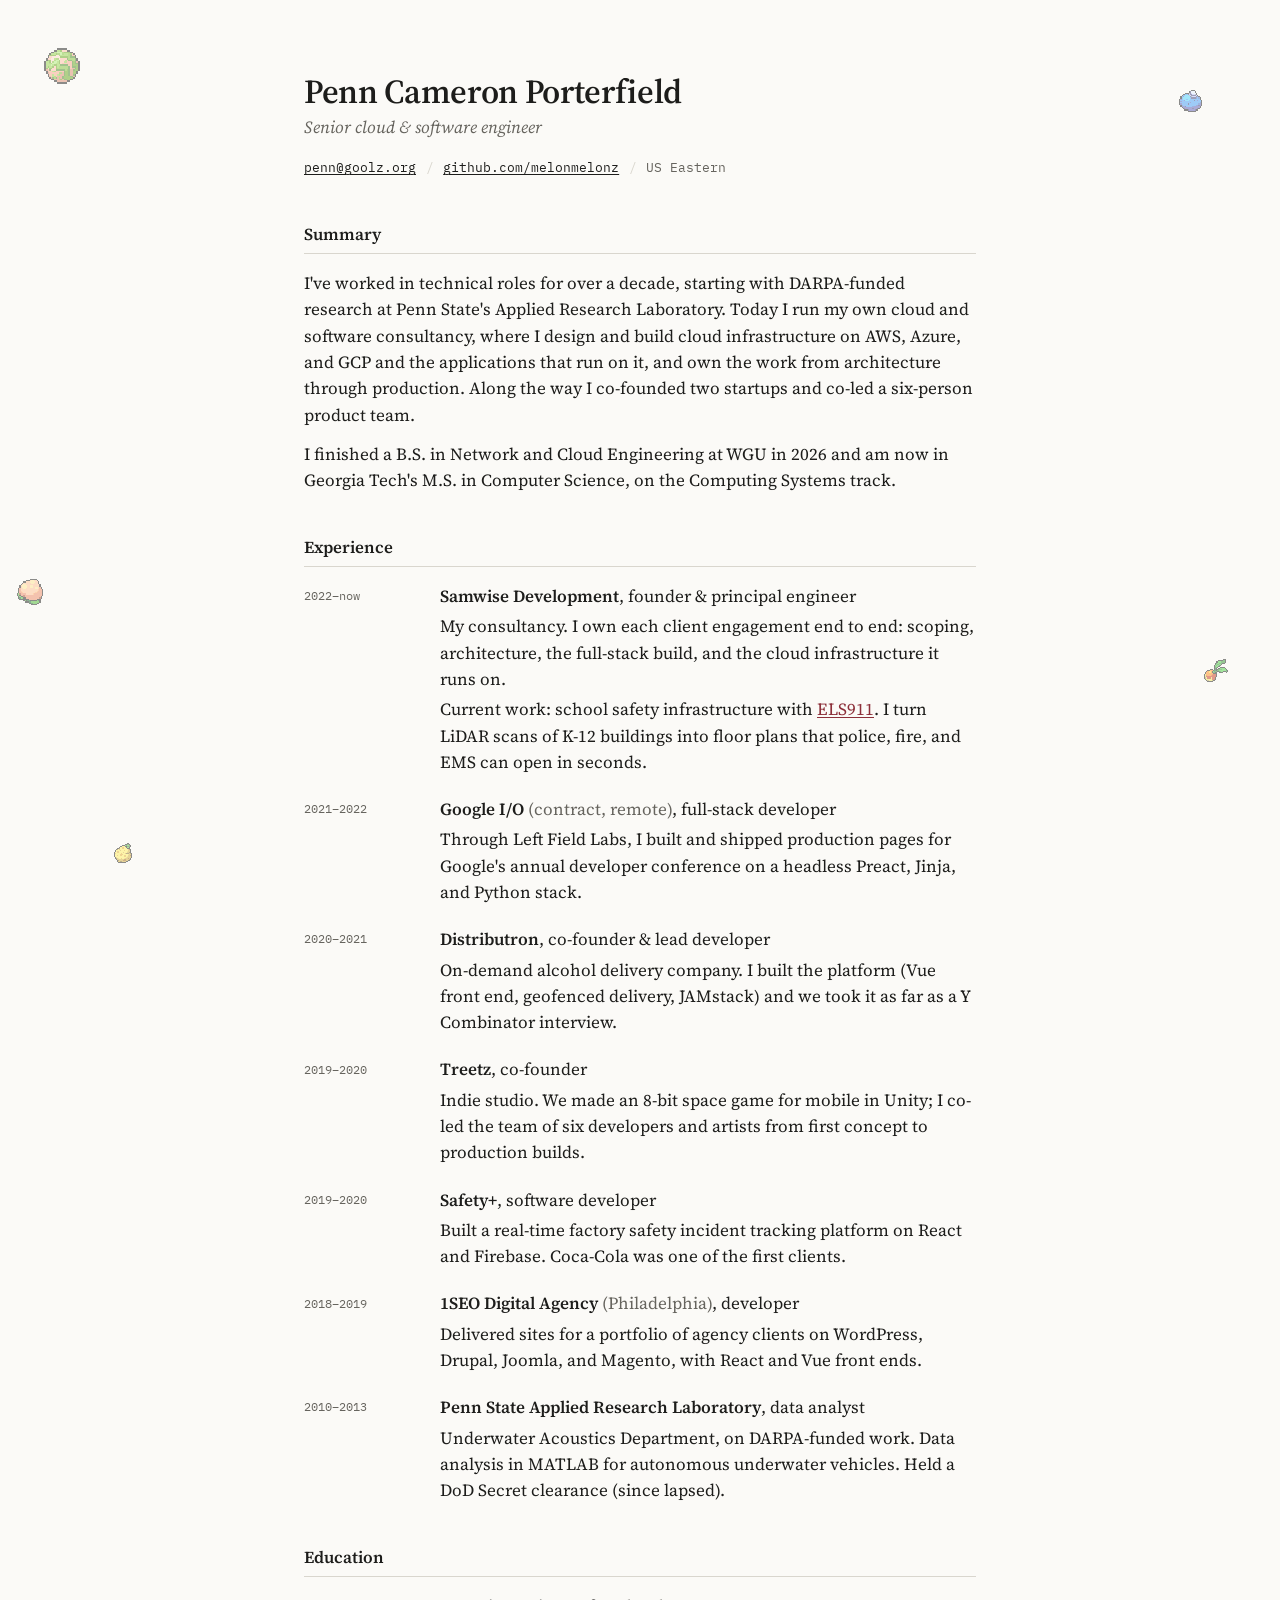
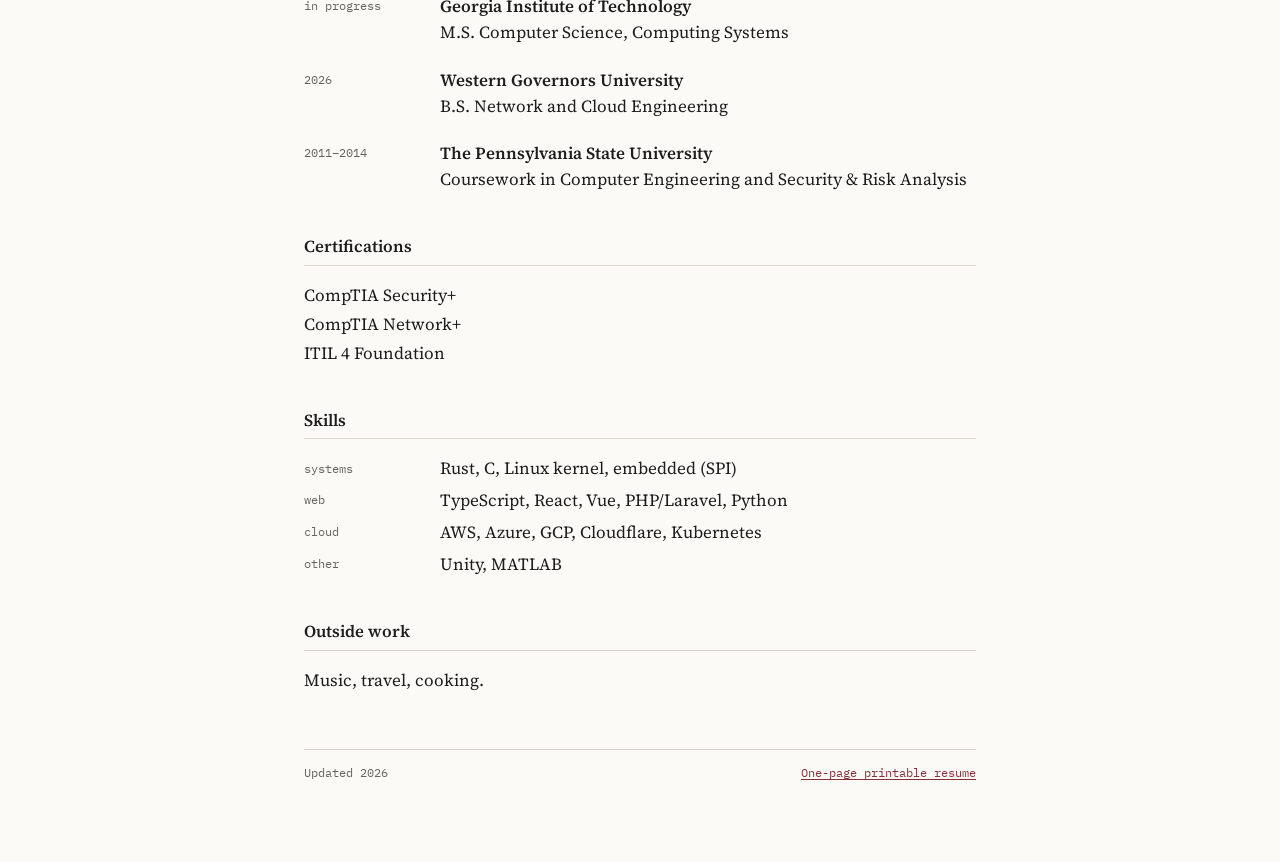
<file: cv/index.html>
<!DOCTYPE html>
<html lang="en">
<head>
  <meta charset="UTF-8" />
  <meta name="viewport" content="width=device-width, initial-scale=1.0" />
  <title>Penn Cameron Porterfield, CV</title>
  <meta name="description" content="CV of Penn Cameron Porterfield, cloud and software engineer." />
  <link rel="icon" href="/assets/sprites/watmel-berry.png">
  <link rel="preconnect" href="https://fonts.googleapis.com">
  <link rel="preconnect" href="https://fonts.gstatic.com" crossorigin>
  <link href="https://fonts.googleapis.com/css2?family=Source+Serif+4:ital,opsz,wght@0,8..60,400;0,8..60,600;1,8..60,400&family=IBM+Plex+Mono:wght@400&display=swap" rel="stylesheet">
  <style>
    *, *::before, *::after { margin: 0; padding: 0; box-sizing: border-box; }

    :root {
      --paper: #fbfaf7;
      --ink:   #1d1d1b;
      --muted: #66645e;
      --rule:  #d9d6ce;
      --link:  #8c2f39;
      --serif: 'Source Serif 4', Georgia, serif;
      --mono:  'IBM Plex Mono', ui-monospace, monospace;
    }

    body {
      background: var(--paper);
      color: var(--ink);
      font: 17px/1.55 var(--serif);
      padding: 4.5rem 1.25rem 5rem;
    }

    a { color: var(--link); text-underline-offset: 2px; text-decoration-thickness: 1px; }
    a:hover { text-decoration-thickness: 2px; }

    .doc {
      position: relative;
      z-index: 1;
      max-width: 42rem;
      margin: 0 auto;
    }

    /* ── Header ── */
    h1 {
      font-size: 2.1rem;
      font-weight: 600;
      line-height: 1.15;
      letter-spacing: -0.01em;
    }

    .role { margin-top: 0.2rem; font-style: italic; color: var(--muted); }

    .contact {
      margin-top: 1rem;
      font: 0.8rem/1.9 var(--mono);
      color: var(--muted);
    }

    .contact a { color: var(--ink); }
    .contact .sep { margin: 0 0.1rem; color: var(--rule); }

    /* ── Sections ── */
    h2 {
      margin: 2.6rem 0 1rem;
      padding-bottom: 0.3rem;
      border-bottom: 1px solid var(--rule);
      font-size: 1.05rem;
      font-weight: 600;
    }

    p + p { margin-top: 0.8rem; }

    /* Dates hang in a left column, like a printed CV */
    .entry {
      display: grid;
      grid-template-columns: 7.5rem 1fr;
      gap: 0 1rem;
      margin-bottom: 1.3rem;
    }

    .entry:last-child { margin-bottom: 0; }

    .when {
      font: 0.78rem/1.55 var(--mono);
      color: var(--muted);
      padding-top: 0.2rem;
    }

    .what strong { font-weight: 600; }
    .what .sub { color: var(--muted); }
    .what p { margin-top: 0.25rem; }

    .plain { list-style: none; }
    .plain li + li { margin-top: 0.15rem; }

    dl.skills { display: grid; grid-template-columns: 7.5rem 1fr; gap: 0.35rem 1rem; }
    dl.skills dt { font: 0.78rem/1.55 var(--mono); color: var(--muted); padding-top: 0.2rem; }

    footer {
      margin-top: 3.5rem;
      padding-top: 0.8rem;
      border-top: 1px solid var(--rule);
      font: 0.75rem/1.6 var(--mono);
      color: var(--muted);
      display: flex;
      justify-content: space-between;
      gap: 1rem;
    }

    /* ── Berries ── */
    .berries {
      position: fixed;
      inset: -60px;
      pointer-events: none;
      z-index: 0;
      transition: transform 1.2s ease-out;
    }

    .berry {
      position: absolute;
      image-rendering: pixelated;
      opacity: 0.55;
      animation: drift ease-in-out infinite;
    }

    @keyframes drift {
      0%, 100% { transform: translateY(0) rotate(0deg); }
      50%      { transform: translateY(-10px) rotate(5deg); }
    }

    @media (prefers-reduced-motion: reduce) {
      .berry { animation: none; }
      .berries { transition: none; }
    }

    @media (max-width: 1000px) {
      .berries { display: none; }
    }

    @media (max-width: 560px) {
      body { font-size: 16px; padding: 2.5rem 1rem 3rem; }
      h1 { font-size: 1.75rem; }
      .entry, dl.skills { grid-template-columns: 1fr; }
      .when { padding-top: 0; }
      dl.skills dd { margin-bottom: 0.5rem; }
      footer { flex-direction: column; gap: 0.2rem; }
    }
  </style>
</head>
<body>
  <div class="berries" id="berries" aria-hidden="true">
    <img class="berry" src="/assets/sprites/watmel-berry.png" style="left:7%;top:10%;width:48px;animation-duration:11s" alt="">
    <img class="berry" src="/assets/sprites/oran-berry.png"   style="left:88%;top:14%;width:36px;animation-duration:9s;animation-delay:-3s" alt="">
    <img class="berry" src="/assets/sprites/pecha-berry.png"  style="left:5%;top:62%;width:40px;animation-duration:13s;animation-delay:-6s" alt="">
    <img class="berry" src="/assets/sprites/leppa-berry.png"  style="left:90%;top:70%;width:32px;animation-duration:10s;animation-delay:-2s" alt="">
    <img class="berry" src="/assets/sprites/sitrus-berry.png" style="left:12%;top:88%;width:30px;animation-duration:12s;animation-delay:-8s" alt="">
  </div>

  <div class="doc">

    <header>
      <h1>Penn Cameron Porterfield</h1>
      <div class="role">Senior cloud &amp; software engineer</div>
      <div class="contact">
        <a href="mailto:penn@goolz.org">penn@goolz.org</a> <span class="sep">/</span> <a href="https://github.com/melonmelonz">github.com/melonmelonz</a> <span class="sep">/</span> US Eastern
      </div>
    </header>

    <main>

      <h2>Summary</h2>
      <p>I've worked in technical roles for over a decade, starting with DARPA-funded research at Penn State's Applied Research Laboratory. Today I run my own cloud and software consultancy, where I design and build cloud infrastructure on AWS, Azure, and GCP and the applications that run on it, and own the work from architecture through production. Along the way I co-founded two startups and co-led a six-person product team.</p>
      <p>I finished a B.S. in Network and Cloud Engineering at WGU in 2026 and am now in Georgia Tech's M.S. in Computer Science, on the Computing Systems track.</p>

      <h2>Experience</h2>

      <div class="entry">
        <div class="when">2022&ndash;now</div>
        <div class="what">
          <strong>Samwise Development</strong>, founder &amp; principal engineer
          <p>My consultancy. I own each client engagement end to end: scoping, architecture, the full-stack build, and the cloud infrastructure it runs on.</p>
          <p>Current work: school safety infrastructure with <a href="https://els911.com">ELS911</a>. I turn LiDAR scans of K-12 buildings into floor plans that police, fire, and EMS can open in seconds.</p>
        </div>
      </div>

      <div class="entry">
        <div class="when">2021&ndash;2022</div>
        <div class="what">
          <strong>Google I/O</strong> <span class="sub">(contract, remote)</span>, full-stack developer
          <p>Through Left Field Labs, I built and shipped production pages for Google's annual developer conference on a headless Preact, Jinja, and Python stack.</p>
        </div>
      </div>

      <div class="entry">
        <div class="when">2020&ndash;2021</div>
        <div class="what">
          <strong>Distributron</strong>, co-founder &amp; lead developer
          <p>On-demand alcohol delivery company. I built the platform (Vue front end, geofenced delivery, JAMstack) and we took it as far as a Y Combinator interview.</p>
        </div>
      </div>

      <div class="entry">
        <div class="when">2019&ndash;2020</div>
        <div class="what">
          <strong>Treetz</strong>, co-founder
          <p>Indie studio. We made an 8-bit space game for mobile in Unity; I co-led the team of six developers and artists from first concept to production builds.</p>
        </div>
      </div>

      <div class="entry">
        <div class="when">2019&ndash;2020</div>
        <div class="what">
          <strong>Safety+</strong>, software developer
          <p>Built a real-time factory safety incident tracking platform on React and Firebase. Coca-Cola was one of the first clients.</p>
        </div>
      </div>

      <div class="entry">
        <div class="when">2018&ndash;2019</div>
        <div class="what">
          <strong>1SEO Digital Agency</strong> <span class="sub">(Philadelphia)</span>, developer
          <p>Delivered sites for a portfolio of agency clients on WordPress, Drupal, Joomla, and Magento, with React and Vue front ends.</p>
        </div>
      </div>

      <div class="entry">
        <div class="when">2010&ndash;2013</div>
        <div class="what">
          <strong>Penn State Applied Research Laboratory</strong>, data analyst
          <p>Underwater Acoustics Department, on DARPA-funded work. Data analysis in MATLAB for autonomous underwater vehicles. Held a DoD Secret clearance (since lapsed).</p>
        </div>
      </div>

      <h2>Education</h2>

      <div class="entry">
        <div class="when">in progress</div>
        <div class="what"><strong>Georgia Institute of Technology</strong><br>M.S. Computer Science, Computing Systems</div>
      </div>

      <div class="entry">
        <div class="when">2026</div>
        <div class="what"><strong>Western Governors University</strong><br>B.S. Network and Cloud Engineering</div>
      </div>

      <div class="entry">
        <div class="when">2011&ndash;2014</div>
        <div class="what"><strong>The Pennsylvania State University</strong><br>Coursework in Computer Engineering and Security &amp; Risk Analysis</div>
      </div>

      <h2>Certifications</h2>
      <ul class="plain">
        <li>CompTIA Security+</li>
        <li>CompTIA Network+</li>
        <li>ITIL 4 Foundation</li>
      </ul>

      <h2>Skills</h2>
      <dl class="skills">
        <dt>systems</dt>  <dd>Rust, C, Linux kernel, embedded (SPI)</dd>
        <dt>web</dt>      <dd>TypeScript, React, Vue, PHP/Laravel, Python</dd>
        <dt>cloud</dt>    <dd>AWS, Azure, GCP, Cloudflare, Kubernetes</dd>
        <dt>other</dt>    <dd>Unity, MATLAB</dd>
      </dl>

      <h2>Outside work</h2>
      <p>Music, travel, cooking.</p>

    </main>

    <footer>
      <span>Updated 2026</span>
      <a href="resume.html">One-page printable resume</a>
    </footer>

  </div>
  <script>
    const layer = document.getElementById('berries');
    document.addEventListener('mousemove', e => {
      const x = (e.clientX / innerWidth  - 0.5) * 12;
      const y = (e.clientY / innerHeight - 0.5) * 8;
      layer.style.transform = `translate(${x}px, ${y}px)`;
    });
  </script>
</body>
</html>
</file>
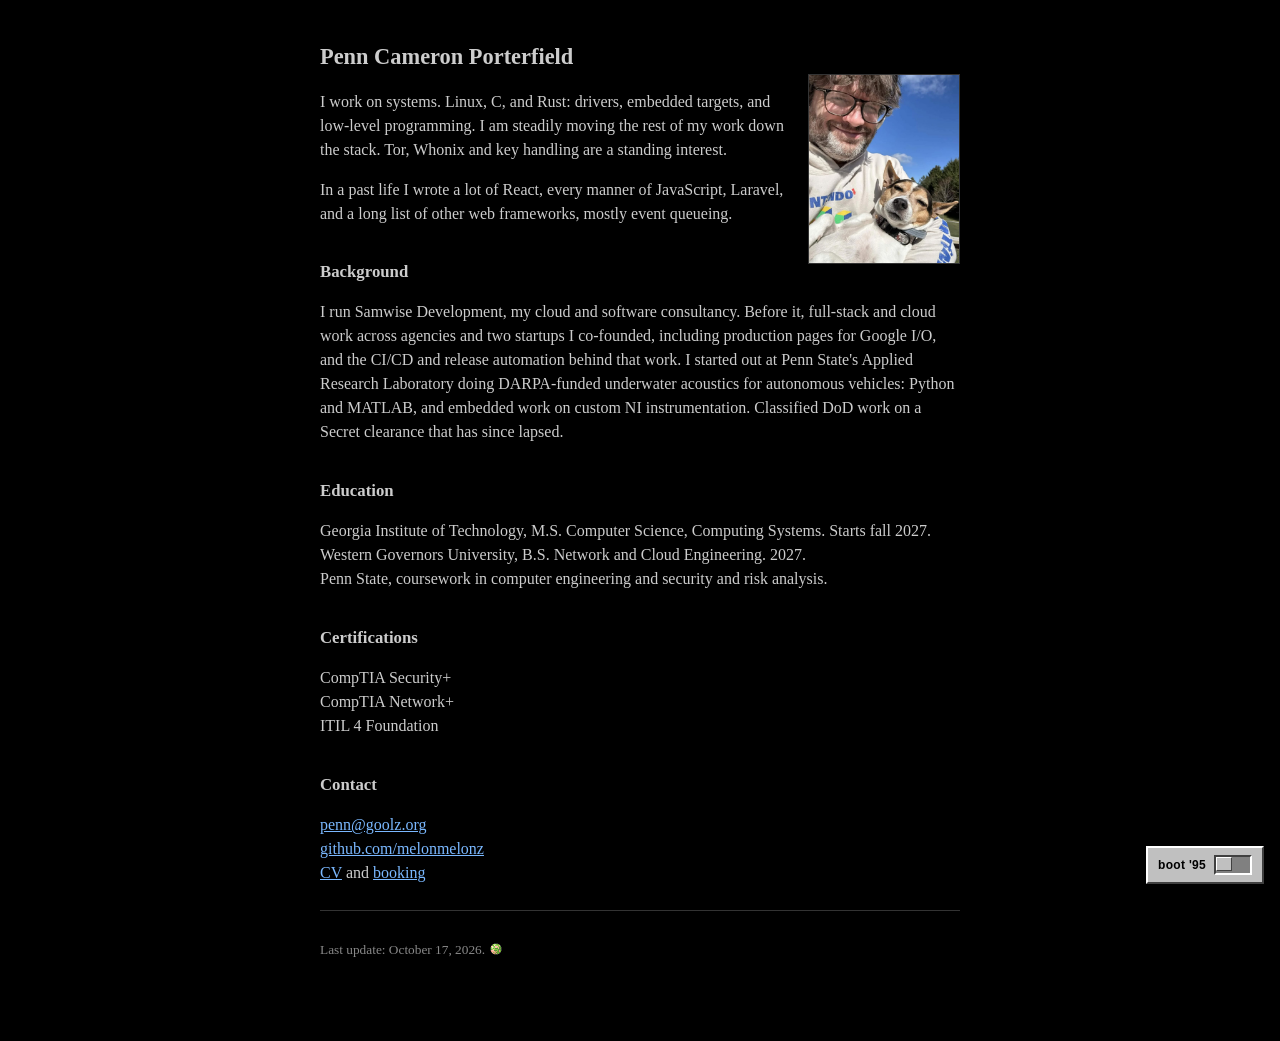
<file: site/index.html>
<!DOCTYPE html>
<html lang="en">
<head>
<meta charset="utf-8">
<meta name="viewport" content="width=device-width, initial-scale=1.0">
<title>Penn Cameron Porterfield</title>
<meta name="description" content="Penn Cameron Porterfield. Senior systems engineer. Linux, C and Rust, drivers and embedded targets, with a full-stack and cloud career behind it.">
<link rel="icon" href="/assets/sprites/watmel-berry.png">
<style>
body { background: #000; color: #ccc; margin: 2.5em auto 5em; padding: 0 1.5em;
       max-width: 40em; line-height: 1.5; }
a:link { color: #7ab8ff; }
a:visited { color: #b394e0; }
h1 { font-size: 1.4em; margin: 0; }
h2 { font-size: 1.05em; margin: 2em 0 .4em; }
hr { border: 0; border-top: 1px solid #333; margin: 1.6em 0; }
ul { padding-left: 1.4em; }
li { margin-bottom: .4em; }
img.photo { float: right; margin: 0 0 1em 1.5em; border: 1px solid #333; }
small { color: #888; }

@media (min-width: 1600px) { body { font-size: 18px; } }
@media (min-width: 2200px) { body { font-size: 20px; } }

/* narrow screens: the floated photo leaves too little room for a line of text */
@media (max-width: 34em) {
  body { margin-top: 1.5em; }
  img.photo { float: none; display: block; margin: 0 0 1.2em; }
}

/* the one indulgence */
#boot95 { position: fixed; right: 16px; bottom: 16px; display: flex; align-items: center; gap: 8px;
  padding: 7px 10px; text-decoration: none; background: #c0c0c0; color: #000;
  font-family: Tahoma, "MS Sans Serif", sans-serif; font-size: 12px;
  border-top: 2px solid #fff; border-left: 2px solid #fff;
  border-right: 2px solid #404040; border-bottom: 2px solid #404040; }
#boot95:link, #boot95:visited { color: #000; }
#boot95 b { letter-spacing: .3px; }
#boot95 i { width: 34px; height: 16px; background: #808080; position: relative;
  border-top: 2px solid #404040; border-left: 2px solid #404040;
  border-right: 2px solid #fff; border-bottom: 2px solid #fff; }
#boot95 i::after { content: ""; position: absolute; top: 0; left: 0; width: 14px; height: 12px;
  background: #c0c0c0; border-top: 1px solid #fff; border-left: 1px solid #fff;
  border-right: 1px solid #404040; border-bottom: 1px solid #404040; }
#boot95:hover i::after { left: 18px; }
</style>
</head>
<body>

<h1>Penn Cameron Porterfield</h1>

<img class="photo" src="me_and_noogs_optimized.jpg" width="150" height="188" alt="Penn and his dog Noogs">

<p>I work on systems. Linux, C, and Rust: drivers, embedded targets, and low-level programming. I
am steadily moving the rest of my work down the stack. Tor, Whonix and key handling are a standing
interest.

<p>In a past life I wrote a lot of React, every manner of JavaScript, Laravel, and a long list of
other web frameworks, mostly event queueing.

<h2>Background</h2>

<p>I run Samwise Development, my cloud and software consultancy. Before it, full-stack and cloud
work across agencies and two startups I co-founded, including production pages for Google I/O, and
the CI/CD and release automation behind that work. I
started out at Penn State's Applied Research Laboratory doing DARPA-funded underwater acoustics for
autonomous vehicles: Python and MATLAB, and embedded work on custom NI
instrumentation. Classified DoD work on a Secret clearance that has since lapsed.

<h2>Education</h2>

<p>Georgia Institute of Technology, M.S. Computer Science, Computing Systems. Starts fall 2027.<br>
Western Governors University, B.S. Network and Cloud Engineering. 2027.<br>
Penn State, coursework in computer engineering and security and risk analysis.

<h2>Certifications</h2>

<p>CompTIA Security+<br>
CompTIA Network+<br>
ITIL 4 Foundation

<h2>Contact</h2>

<p><a href="mailto:penn@goolz.org">penn@goolz.org</a><br>
<a href="https://github.com/melonmelonz">github.com/melonmelonz</a><br>
<a href="/cv">CV</a> and <a href="/booking">booking</a>

<hr>

<p><small>Last update: October 17, 2026.
<a href="/secret/"><img src="/assets/sprites/watmel-berry.png" width="16" height="16" alt=""
style="image-rendering:pixelated;vertical-align:-3px"></a></small>

<a id="boot95" href="/desktop" title="Boot the Windows 95 edition of this site"><b>boot&nbsp;'95</b><i></i></a>

</body>
</html>
</file>
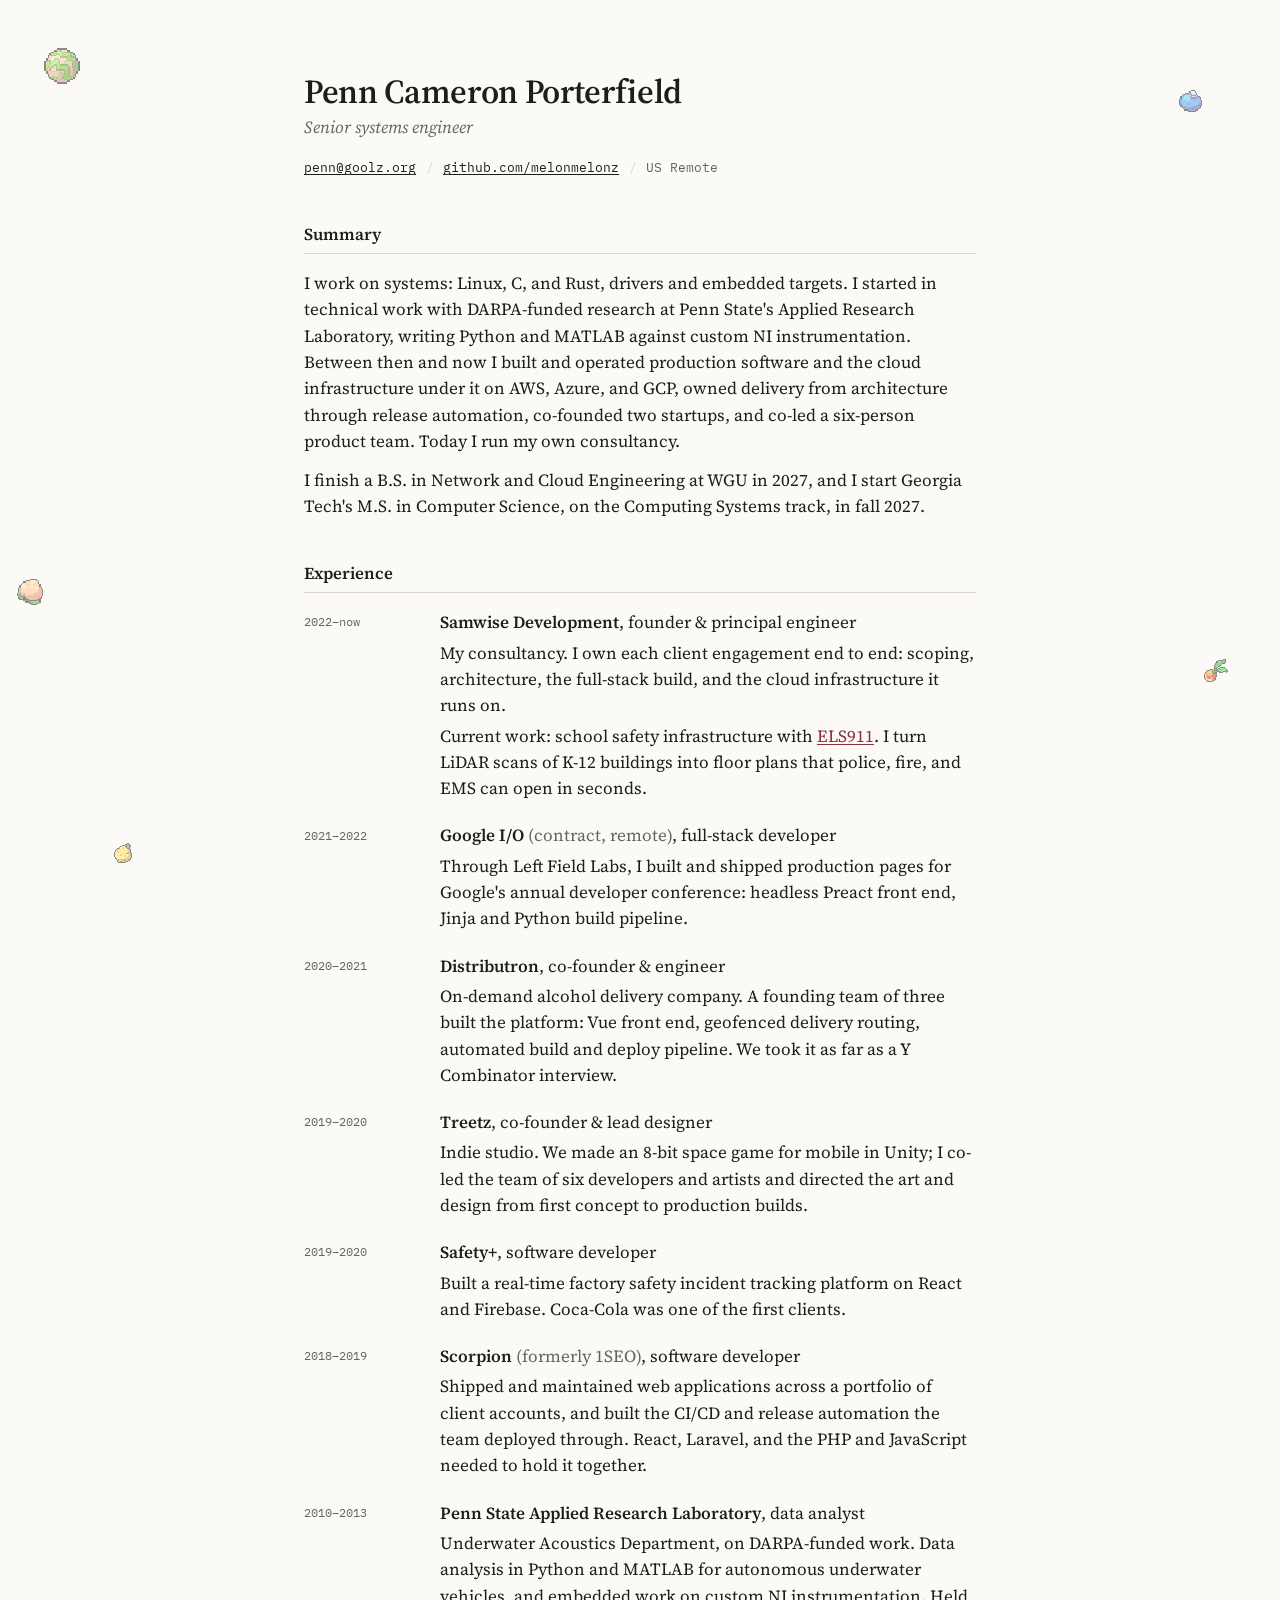
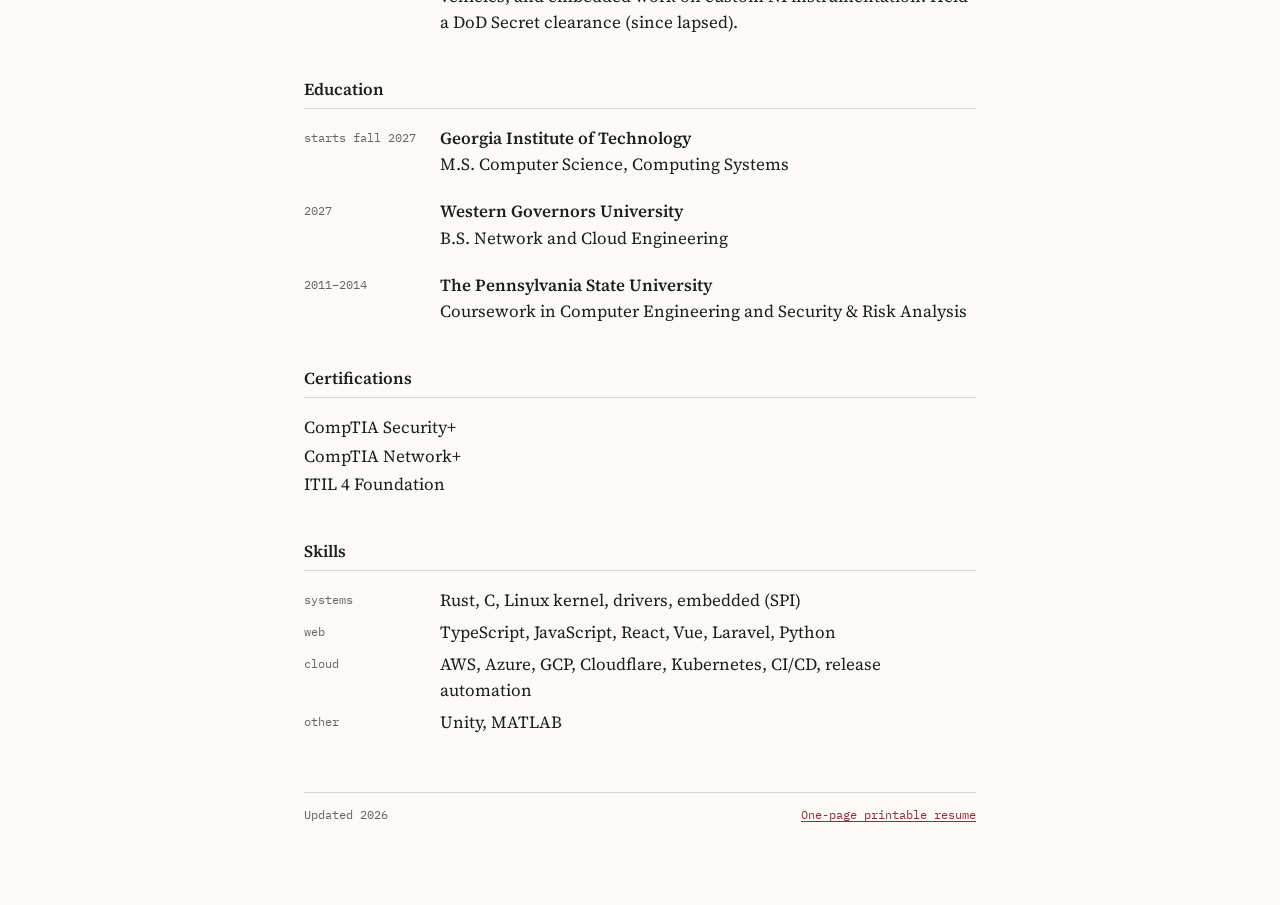
<file: site/cv/index.html>
<!DOCTYPE html>
<html lang="en">
<head>
  <meta charset="UTF-8" />
  <meta name="viewport" content="width=device-width, initial-scale=1.0" />
  <title>Penn Cameron Porterfield, CV</title>
  <meta name="description" content="CV of Penn Cameron Porterfield, cloud and software engineer." />
  <link rel="icon" href="/assets/sprites/watmel-berry.png">
  <link rel="preconnect" href="https://fonts.googleapis.com">
  <link rel="preconnect" href="https://fonts.gstatic.com" crossorigin>
  <link href="https://fonts.googleapis.com/css2?family=Source+Serif+4:ital,opsz,wght@0,8..60,400;0,8..60,600;1,8..60,400&family=IBM+Plex+Mono:wght@400&display=swap" rel="stylesheet">
  <style>
    *, *::before, *::after { margin: 0; padding: 0; box-sizing: border-box; }

    :root {
      --paper: #fbfaf7;
      --ink:   #1d1d1b;
      --muted: #66645e;
      --rule:  #d9d6ce;
      --link:  #8c2f39;
      --serif: 'Source Serif 4', Georgia, serif;
      --mono:  'IBM Plex Mono', ui-monospace, monospace;
    }

    body {
      background: var(--paper);
      color: var(--ink);
      font: 17px/1.55 var(--serif);
      padding: 4.5rem 1.25rem 5rem;
    }

    a { color: var(--link); text-underline-offset: 2px; text-decoration-thickness: 1px; }
    a:hover { text-decoration-thickness: 2px; }

    .doc {
      position: relative;
      z-index: 1;
      max-width: 42rem;
      margin: 0 auto;
    }

    /* ── Header ── */
    h1 {
      font-size: 2.1rem;
      font-weight: 600;
      line-height: 1.15;
      letter-spacing: -0.01em;
    }

    .role { margin-top: 0.2rem; font-style: italic; color: var(--muted); }

    .contact {
      margin-top: 1rem;
      font: 0.8rem/1.9 var(--mono);
      color: var(--muted);
    }

    .contact a { color: var(--ink); }
    .contact .sep { margin: 0 0.1rem; color: var(--rule); }

    /* ── Sections ── */
    h2 {
      margin: 2.6rem 0 1rem;
      padding-bottom: 0.3rem;
      border-bottom: 1px solid var(--rule);
      font-size: 1.05rem;
      font-weight: 600;
    }

    p + p { margin-top: 0.8rem; }

    /* Dates hang in a left column, like a printed CV */
    .entry {
      display: grid;
      grid-template-columns: 7.5rem 1fr;
      gap: 0 1rem;
      margin-bottom: 1.3rem;
    }

    .entry:last-child { margin-bottom: 0; }

    .when {
      font: 0.78rem/1.55 var(--mono);
      color: var(--muted);
      padding-top: 0.2rem;
    }

    .what strong { font-weight: 600; }
    .what .sub { color: var(--muted); }
    .what p { margin-top: 0.25rem; }

    .plain { list-style: none; }
    .plain li + li { margin-top: 0.15rem; }

    dl.skills { display: grid; grid-template-columns: 7.5rem 1fr; gap: 0.35rem 1rem; }
    dl.skills dt { font: 0.78rem/1.55 var(--mono); color: var(--muted); padding-top: 0.2rem; }

    footer {
      margin-top: 3.5rem;
      padding-top: 0.8rem;
      border-top: 1px solid var(--rule);
      font: 0.75rem/1.6 var(--mono);
      color: var(--muted);
      display: flex;
      justify-content: space-between;
      gap: 1rem;
    }

    /* ── Berries ── */
    .berries {
      position: fixed;
      inset: -60px;
      pointer-events: none;
      z-index: 0;
      transition: transform 1.2s ease-out;
    }

    .berry {
      position: absolute;
      image-rendering: pixelated;
      opacity: 0.55;
      animation: drift ease-in-out infinite;
    }

    @keyframes drift {
      0%, 100% { transform: translateY(0) rotate(0deg); }
      50%      { transform: translateY(-10px) rotate(5deg); }
    }

    @media (prefers-reduced-motion: reduce) {
      .berry { animation: none; }
      .berries { transition: none; }
    }

    @media (max-width: 1000px) {
      .berries { display: none; }
    }

    @media (max-width: 560px) {
      body { font-size: 16px; padding: 2.5rem 1rem 3rem; }
      h1 { font-size: 1.75rem; }
      .entry, dl.skills { grid-template-columns: 1fr; }
      .when { padding-top: 0; }
      dl.skills dd { margin-bottom: 0.5rem; }
      footer { flex-direction: column; gap: 0.2rem; }
    }
  </style>
</head>
<body>
  <div class="berries" id="berries" aria-hidden="true">
    <img class="berry" src="/assets/sprites/watmel-berry.png" style="left:7%;top:10%;width:48px;animation-duration:11s" alt="">
    <img class="berry" src="/assets/sprites/oran-berry.png"   style="left:88%;top:14%;width:36px;animation-duration:9s;animation-delay:-3s" alt="">
    <img class="berry" src="/assets/sprites/pecha-berry.png"  style="left:5%;top:62%;width:40px;animation-duration:13s;animation-delay:-6s" alt="">
    <img class="berry" src="/assets/sprites/leppa-berry.png"  style="left:90%;top:70%;width:32px;animation-duration:10s;animation-delay:-2s" alt="">
    <img class="berry" src="/assets/sprites/sitrus-berry.png" style="left:12%;top:88%;width:30px;animation-duration:12s;animation-delay:-8s" alt="">
  </div>

  <div class="doc">

    <header>
      <h1>Penn Cameron Porterfield</h1>
      <div class="role">Senior systems engineer</div>
      <div class="contact">
        <a href="mailto:penn@goolz.org">penn@goolz.org</a> <span class="sep">/</span> <a href="https://github.com/melonmelonz">github.com/melonmelonz</a> <span class="sep">/</span> US Remote
      </div>
    </header>

    <main>

      <h2>Summary</h2>
      <p>I work on systems: Linux, C, and Rust, drivers and embedded targets. I started in technical work with DARPA-funded research at Penn State's Applied Research Laboratory, writing Python and MATLAB against custom NI instrumentation. Between then and now I built and operated production software and the cloud infrastructure under it on AWS, Azure, and GCP, owned delivery from architecture through release automation, co-founded two startups, and co-led a six-person product team. Today I run my own consultancy.</p>
      <p>I finish a B.S. in Network and Cloud Engineering at WGU in 2027, and I start Georgia Tech's M.S. in Computer Science, on the Computing Systems track, in fall 2027.</p>

      <h2>Experience</h2>

      <div class="entry">
        <div class="when">2022&ndash;now</div>
        <div class="what">
          <strong>Samwise Development</strong>, founder &amp; principal engineer
          <p>My consultancy. I own each client engagement end to end: scoping, architecture, the full-stack build, and the cloud infrastructure it runs on.</p>
          <p>Current work: school safety infrastructure with <a href="https://els911.com">ELS911</a>. I turn LiDAR scans of K-12 buildings into floor plans that police, fire, and EMS can open in seconds.</p>
        </div>
      </div>

      <div class="entry">
        <div class="when">2021&ndash;2022</div>
        <div class="what">
          <strong>Google I/O</strong> <span class="sub">(contract, remote)</span>, full-stack developer
          <p>Through Left Field Labs, I built and shipped production pages for Google's annual developer conference: headless Preact front end, Jinja and Python build pipeline.</p>
        </div>
      </div>

      <div class="entry">
        <div class="when">2020&ndash;2021</div>
        <div class="what">
          <strong>Distributron</strong>, co-founder &amp; engineer
          <p>On-demand alcohol delivery company. A founding team of three built the platform: Vue front end, geofenced delivery routing, automated build and deploy pipeline. We took it as far as a Y Combinator interview.</p>
        </div>
      </div>

      <div class="entry">
        <div class="when">2019&ndash;2020</div>
        <div class="what">
          <strong>Treetz</strong>, co-founder &amp; lead designer
          <p>Indie studio. We made an 8-bit space game for mobile in Unity; I co-led the team of six developers and artists and directed the art and design from first concept to production builds.</p>
        </div>
      </div>

      <div class="entry">
        <div class="when">2019&ndash;2020</div>
        <div class="what">
          <strong>Safety+</strong>, software developer
          <p>Built a real-time factory safety incident tracking platform on React and Firebase. Coca-Cola was one of the first clients.</p>
        </div>
      </div>

      <div class="entry">
        <div class="when">2018&ndash;2019</div>
        <div class="what">
          <strong>Scorpion</strong> <span class="sub">(formerly 1SEO)</span>, software developer
          <p>Shipped and maintained web applications across a portfolio of client accounts, and built the CI/CD and release automation the team deployed through. React, Laravel, and the PHP and JavaScript needed to hold it together.</p>
        </div>
      </div>

      <div class="entry">
        <div class="when">2010&ndash;2013</div>
        <div class="what">
          <strong>Penn State Applied Research Laboratory</strong>, data analyst
          <p>Underwater Acoustics Department, on DARPA-funded work. Data analysis in Python and MATLAB for autonomous underwater vehicles, and embedded work on custom NI instrumentation. Held a DoD Secret clearance (since lapsed).</p>
        </div>
      </div>

      <h2>Education</h2>

      <div class="entry">
        <div class="when">starts fall 2027</div>
        <div class="what"><strong>Georgia Institute of Technology</strong><br>M.S. Computer Science, Computing Systems</div>
      </div>

      <div class="entry">
        <div class="when">2027</div>
        <div class="what"><strong>Western Governors University</strong><br>B.S. Network and Cloud Engineering</div>
      </div>

      <div class="entry">
        <div class="when">2011&ndash;2014</div>
        <div class="what"><strong>The Pennsylvania State University</strong><br>Coursework in Computer Engineering and Security &amp; Risk Analysis</div>
      </div>

      <h2>Certifications</h2>
      <ul class="plain">
        <li>CompTIA Security+</li>
        <li>CompTIA Network+</li>
        <li>ITIL 4 Foundation</li>
      </ul>

      <h2>Skills</h2>
      <dl class="skills">
        <dt>systems</dt>  <dd>Rust, C, Linux kernel, drivers, embedded (SPI)</dd>
        <dt>web</dt>      <dd>TypeScript, JavaScript, React, Vue, Laravel, Python</dd>
        <dt>cloud</dt>    <dd>AWS, Azure, GCP, Cloudflare, Kubernetes, CI/CD, release automation</dd>
        <dt>other</dt>    <dd>Unity, MATLAB</dd>
      </dl>

    </main>

    <footer>
      <span>Updated 2026</span>
      <a href="resume.html">One-page printable resume</a>
    </footer>

  </div>
  <script>
    const layer = document.getElementById('berries');
    document.addEventListener('mousemove', e => {
      const x = (e.clientX / innerWidth  - 0.5) * 12;
      const y = (e.clientY / innerHeight - 0.5) * 8;
      layer.style.transform = `translate(${x}px, ${y}px)`;
    });
  </script>
</body>
</html>
</file>
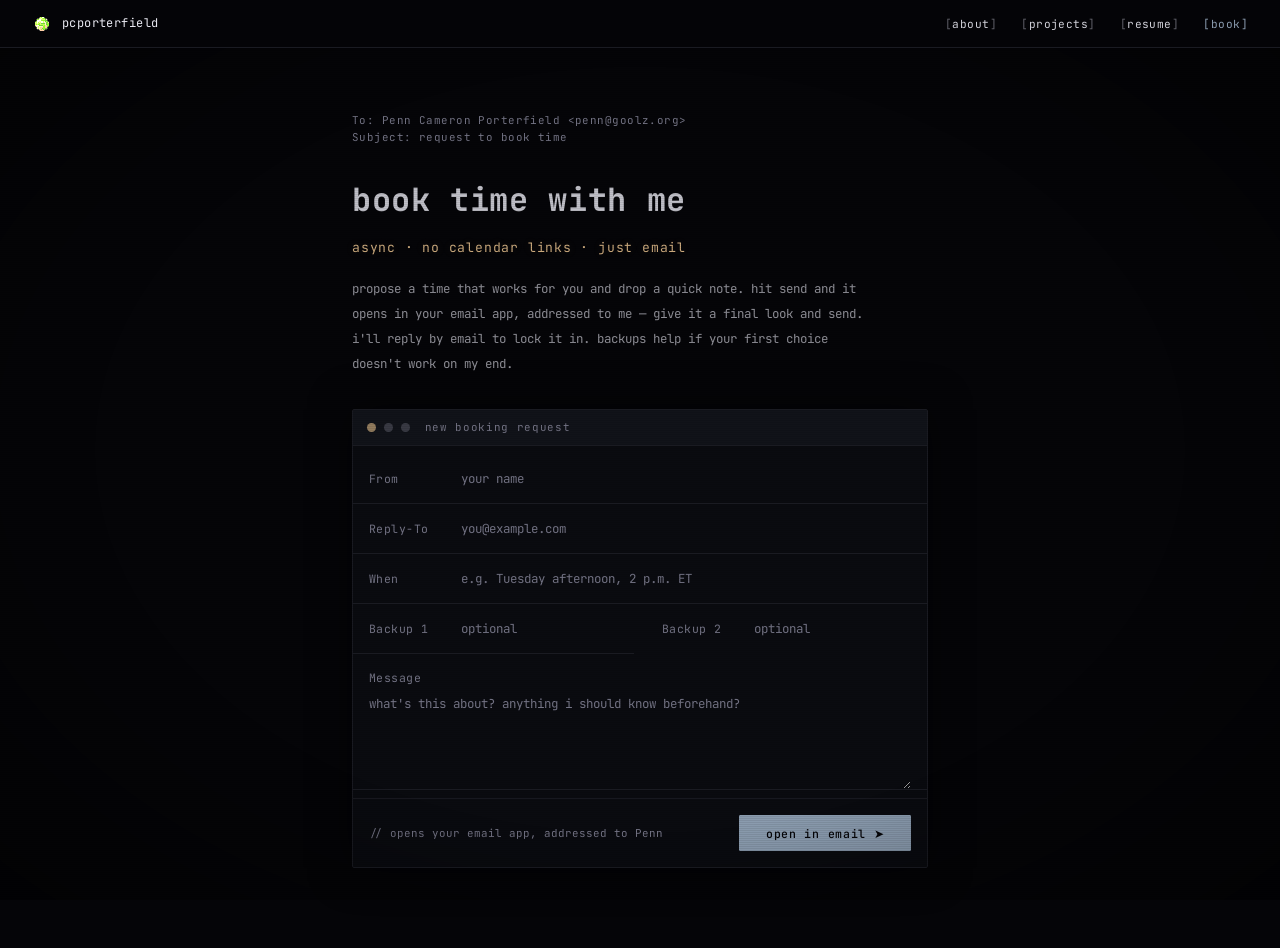
<file: booking.html>
<!DOCTYPE html>
<html lang="en">
<head>
  <meta charset="UTF-8">
  <meta name="viewport" content="width=device-width, initial-scale=1.0">
  <title>book with penn</title>
  <meta name="description" content="Book time with Penn Cameron Porterfield.">
  <link rel="stylesheet" href="style.css">
  <link rel="icon" href="data:image/svg+xml,<svg xmlns='http://www.w3.org/2000/svg' viewBox='0 0 100 100'><text y='.9em' font-size='90'>⬡</text></svg>">
  <style>
    /* ── Booking / compose window ──────────────────────────── */
    .booking-wrap {
      max-width: 640px;
      margin: 0 auto;
      padding: 7rem 2rem 5rem;
    }
    .booking-intro { margin-bottom: 2rem; }
    .booking-intro h1 {
      font-size: clamp(1.4rem, 4vw, 2rem);
      font-weight: 700;
      color: var(--text-bright);
      letter-spacing: 0.02em;
      margin-bottom: 0.4rem;
    }
    .booking-intro .subtitle {
      font-size: 0.82rem;
      color: var(--amber);
      text-shadow: 0 0 10px var(--amber-glow);
      letter-spacing: 0.06em;
      margin-bottom: 1rem;
    }
    .booking-intro p {
      color: var(--text);
      font-size: 0.78rem;
      line-height: 2;
      max-width: 520px;
    }

    .compose {
      border: 1px solid var(--border);
      border-radius: 2px;
      background: var(--surface);
      box-shadow: 0 0 40px rgba(0,0,0,0.5);
      overflow: hidden;
    }
    .compose-titlebar {
      display: flex;
      align-items: center;
      gap: 0.5rem;
      padding: 0.5rem 0.9rem;
      background: rgba(138,155,174,0.06);
      border-bottom: 1px solid var(--border);
      font-size: 0.68rem;
      color: var(--text-muted);
      letter-spacing: 0.06em;
    }
    .compose-dot { width: 9px; height: 9px; border-radius: 50%; background: var(--text-muted); opacity: 0.4; }
    .compose-dot.amber { background: var(--amber); opacity: 0.7; }
    .compose-title { margin-left: 0.4rem; }

    .compose-body { padding: 0.5rem 0; }

    .field {
      display: flex;
      align-items: baseline;
      border-bottom: 1px solid var(--border);
      padding: 0 1rem;
    }
    .field.stacked { flex-direction: column; align-items: stretch; }
    .field:last-of-type { border-bottom: none; }
    .field label {
      flex: 0 0 92px;
      color: var(--text-muted);
      font-size: 0.72rem;
      letter-spacing: 0.04em;
      padding: 0.85rem 0;
      user-select: none;
    }
    .field.stacked label { flex: none; padding-bottom: 0.3rem; }

    .field input,
    .field textarea {
      flex: 1;
      background: transparent;
      border: none;
      outline: none;
      color: var(--text-bright);
      font-family: inherit;
      font-size: 0.78rem;
      padding: 0.85rem 0;
      line-height: 1.7;
      width: 100%;
    }
    .field textarea { resize: vertical; min-height: 96px; padding-top: 0; }
    .field input::placeholder,
    .field textarea::placeholder { color: var(--text-muted); opacity: 1; }
    .field input:focus,
    .field textarea:focus { color: #fff; }

    /* honeypot — hidden from humans */
    .hp { position: absolute; left: -9999px; width: 1px; height: 1px; overflow: hidden; }

    .field-row { display: flex; gap: 0.75rem; }
    .field-row .field { flex: 1; }

    .compose-footer {
      display: flex;
      align-items: center;
      justify-content: space-between;
      gap: 1rem;
      padding: 1rem;
      border-top: 1px solid var(--border);
      flex-wrap: wrap;
    }
    .compose-note { font-size: 0.68rem; color: var(--text-muted); }

    .send-btn {
      display: inline-flex;
      align-items: center;
      gap: 0.5rem;
      padding: 0.6rem 1.6rem;
      font-family: inherit;
      font-size: 0.72rem;
      letter-spacing: 0.06em;
      background: var(--accent);
      color: var(--bg);
      border: 1px solid var(--accent);
      border-radius: 1px;
      cursor: pointer;
      font-weight: 500;
      transition: all 0.2s;
    }
    .send-btn:hover:not(:disabled) { box-shadow: 0 0 14px var(--accent-glow); }
    .send-btn:disabled { opacity: 0.5; cursor: wait; }

    .form-error {
      color: #d98b8b;
      font-size: 0.72rem;
      padding: 0.75rem 1rem 0;
      display: none;
    }
    .form-error.show { display: block; }
    .form-error a { color: var(--amber); }

    /* success state */
    .sent-state { display: none; padding: 3rem 1.5rem; text-align: center; }
    .sent-state.show { display: block; }
    .sent-state .check {
      font-size: 2.4rem;
      color: var(--amber);
      text-shadow: 0 0 20px var(--amber-glow);
      margin-bottom: 1rem;
    }
    .sent-state h2 { color: var(--text-bright); font-size: 1rem; margin-bottom: 0.6rem; letter-spacing: 0.04em; }
    .sent-state p { color: var(--text); font-size: 0.76rem; line-height: 1.9; max-width: 380px; margin: 0 auto; }
    .sent-state .back { display: inline-block; margin-top: 1.5rem; color: var(--amber); text-decoration: none; font-size: 0.72rem; }
    .sent-state .back:hover { text-decoration: underline; }

    @media (max-width: 560px) {
      .field { flex-direction: column; align-items: stretch; padding: 0 0.9rem; }
      .field label { flex: none; padding-bottom: 0.2rem; }
      .field input, .field textarea { padding: 0.3rem 0 0.85rem; }
      .field-row { flex-direction: column; gap: 0; }
    }
  </style>
</head>
<body>

  <!-- Nav -->
  <nav>
    <a href="/" class="nav-brand">
      <img src="/assets/sprites/watmel-berry.png" width="20" height="20" alt="melon" style="image-rendering: pixelated;">
      <span>pcporterfield</span>
    </a>
    <button class="nav-toggle" aria-label="Toggle menu" aria-expanded="false">&#9776;</button>

    <ul class="nav-links">
      <li><a href="/#about">about</a></li>
      <li><a href="/#projects">projects</a></li>
      <li><a href="/cv">resume</a></li>
      <li><a href="/booking" class="active">book</a></li>
    </ul>
  </nav>

  <main class="booking-wrap">
    <div class="booking-intro">
      <div class="hero-header">To:      Penn Cameron Porterfield &lt;penn@goolz.org&gt;
Subject: request to book time</div>
      <h1>book time with me</h1>
      <p class="subtitle">async &middot; no calendar links &middot; just email</p>
      <p>propose a time that works for you and drop a quick note. hit send and it opens in your email app, addressed to me &mdash; give it a final look and send. i'll reply by email to lock it in. backups help if your first choice doesn't work on my end.</p>
    </div>

    <form id="booking-form" class="compose" novalidate>
      <div class="compose-titlebar">
        <span class="compose-dot amber"></span>
        <span class="compose-dot"></span>
        <span class="compose-dot"></span>
        <span class="compose-title">new booking request</span>
      </div>

      <div class="compose-body">
        <div class="field">
          <label for="name">From</label>
          <input type="text" id="name" name="name" placeholder="your name" autocomplete="name" maxlength="120" required>
        </div>
        <div class="field">
          <label for="email">Reply-To</label>
          <input type="email" id="email" name="email" placeholder="you@example.com" autocomplete="email" maxlength="200" required>
        </div>
        <div class="field">
          <label for="when">When</label>
          <input type="text" id="when" name="when" placeholder="e.g. Tuesday afternoon, 2 p.m. ET" maxlength="160" required>
        </div>
        <div class="field-row">
          <div class="field">
            <label for="alt1">Backup 1</label>
            <input type="text" id="alt1" name="alt1" placeholder="optional" maxlength="160">
          </div>
          <div class="field">
            <label for="alt2">Backup 2</label>
            <input type="text" id="alt2" name="alt2" placeholder="optional" maxlength="160">
          </div>
        </div>
        <div class="field stacked">
          <label for="note">Message</label>
          <textarea id="note" name="note" placeholder="what's this about? anything i should know beforehand?" maxlength="2000" required></textarea>
        </div>

        <!-- honeypot: bots fill this, humans never see it -->
        <div class="hp" aria-hidden="true">
          <label for="company">Company</label>
          <input type="text" id="company" name="company" tabindex="-1" autocomplete="off">
        </div>
      </div>

      <div class="form-error" id="form-error"></div>

      <div class="compose-footer">
        <span class="compose-note">// opens your email app, addressed to Penn</span>
        <button type="submit" class="send-btn" id="send-btn">open in email &#10148;</button>
      </div>
    </form>

    <div class="compose sent-state" id="sent-state">
      <div class="check">&#9993;</div>
      <h2>check your email app</h2>
      <p>your request should have opened in your email app, pre-filled and addressed to Penn &mdash; just hit send. didn't open? <a id="mailto-manual" href="#" style="color:var(--amber)">click here to send it</a>. Penn will reply by email to confirm.</p>
      <a href="/" class="back">&#9664; back to site</a>
    </div>
  </main>

  <script>
    // Mobile nav toggle
    (function () {
      var t = document.querySelector('.nav-toggle');
      var l = document.querySelector('.nav-links');
      if (!t || !l) return;
      t.addEventListener('click', function () {
        var open = l.classList.toggle('open');
        t.setAttribute('aria-expanded', open ? 'true' : 'false');
      });
      l.querySelectorAll('a').forEach(function (a) {
        a.addEventListener('click', function () { l.classList.remove('open'); });
      });
    })();

    (function () {
      var form = document.getElementById('booking-form');
      var errBox = document.getElementById('form-error');
      var sent = document.getElementById('sent-state');
      var btn = document.getElementById('send-btn');

      function showError(html) {
        errBox.innerHTML = html;
        errBox.classList.add('show');
      }
      function clearError() {
        errBox.classList.remove('show');
        errBox.innerHTML = '';
      }
      function mailtoFallback(data) {
        var subject = 'Booking request from ' + (data.name || 'someone');
        var body =
          'Name: ' + (data.name || '') + '\n' +
          'Email: ' + (data.email || '') + '\n' +
          'Preferred time: ' + (data.when || '') + '\n' +
          'Backup 1: ' + (data.alt1 || '') + '\n' +
          'Backup 2: ' + (data.alt2 || '') + '\n\n' +
          (data.note || '');
        return 'mailto:penn@goolz.org?subject=' +
          encodeURIComponent(subject) + '&body=' + encodeURIComponent(body);
      }

      form.addEventListener('submit', function (e) {
        e.preventDefault();
        clearError();

        var data = {
          name: form.name.value.trim(),
          email: form.email.value.trim(),
          when: form.when.value.trim(),
          alt1: form.alt1.value.trim(),
          alt2: form.alt2.value.trim(),
          note: form.note.value.trim(),
          company: form.company.value // honeypot
        };

        if (data.company) return; // bot
        if (!data.name || !data.email || !data.when || !data.note) {
          showError('please fill in your name, email, a preferred time, and a message.');
          return;
        }
        if (!/^[^\s@]+@[^\s@]+\.[^\s@]+$/.test(data.email)) {
          showError('that email address doesn\'t look right — double-check it.');
          return;
        }

        var link = mailtoFallback(data);
        // wire the manual "click here" backup in the confirmation state
        var manual = document.getElementById('mailto-manual');
        if (manual) manual.setAttribute('href', link);

        // open the user's email app, pre-filled
        window.location.href = link;

        // show the confirmation / instruction state
        form.style.display = 'none';
        sent.classList.add('show');
      });
    })();
  </script>
</body>
</html>
</file>
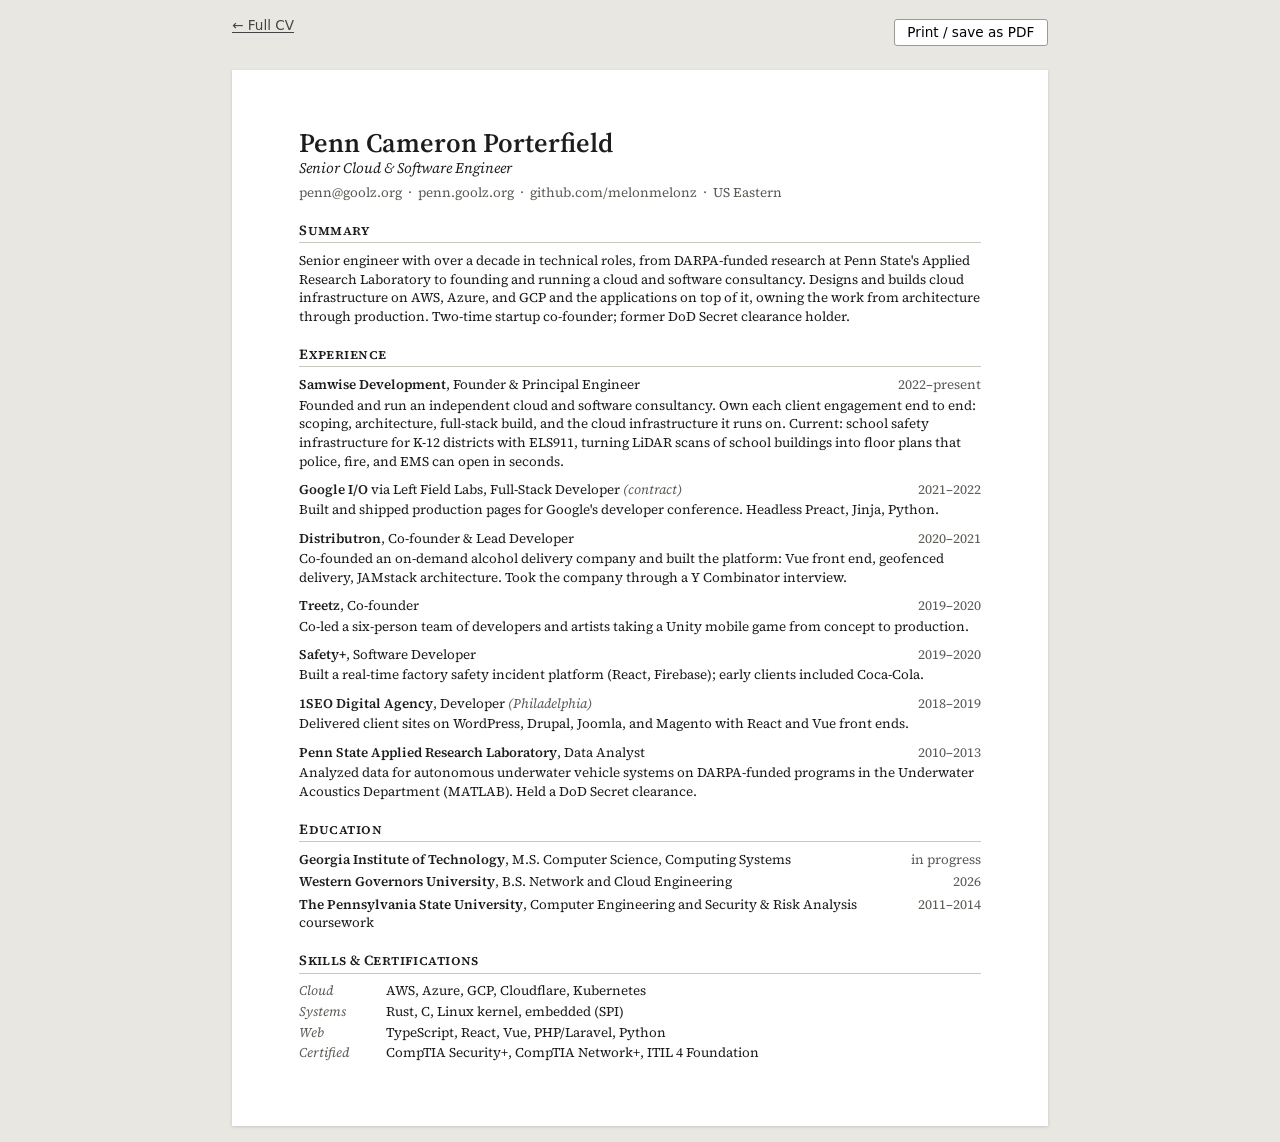
<file: cv/resume.html>
<!DOCTYPE html>
<html lang="en">
<head>
  <meta charset="UTF-8" />
  <meta name="viewport" content="width=device-width, initial-scale=1.0" />
  <title>Penn Cameron Porterfield, Resume</title>
  <meta name="description" content="Printable resume of Penn Cameron Porterfield, cloud and software engineer." />
  <link rel="icon" href="/assets/sprites/watmel-berry.png">
  <link rel="preconnect" href="https://fonts.googleapis.com">
  <link rel="preconnect" href="https://fonts.gstatic.com" crossorigin>
  <link href="https://fonts.googleapis.com/css2?family=Source+Serif+4:ital,opsz,wght@0,8..60,400;0,8..60,600;1,8..60,400&display=swap" rel="stylesheet">
  <style>
    *, *::before, *::after { margin: 0; padding: 0; box-sizing: border-box; }

    :root {
      --ink:   #1d1d1b;
      --muted: #5c5a55;
      --rule:  #c9c6be;
    }

    body {
      font: 10pt/1.4 'Source Serif 4', Georgia, serif;
      color: var(--ink);
      background: #e9e7e2;
    }

    a { color: inherit; text-decoration: none; }

    .page {
      width: 8.5in;
      min-height: 11in;
      margin: 1.5rem auto 1rem;
      padding: 0.6in 0.7in;
      background: #fff;
      box-shadow: 0 1px 3px rgba(0,0,0,0.15);
    }

    .screen-bar {
      width: 8.5in;
      margin: 1.2rem auto 0;
      display: flex;
      justify-content: space-between;
      font: 0.85rem/1 system-ui, sans-serif;
    }

    .screen-bar a { color: #444; text-decoration: underline; text-underline-offset: 2px; }
    .screen-bar button {
      font: inherit;
      padding: 0.35rem 0.8rem;
      border: 1px solid #999;
      border-radius: 3px;
      background: #fff;
      cursor: pointer;
    }

    /* ── Header ── */
    h1 { font-size: 20pt; font-weight: 600; line-height: 1.1; }

    .title { margin-top: 0.1rem; font-style: italic; font-size: 11pt; }

    .contact { margin-top: 0.25rem; color: var(--muted); }
    .contact span + span::before { content: "\00b7"; margin: 0 0.45em; }

    /* ── Sections ── */
    h2 {
      margin: 0.2in 0 0.08in;
      padding-bottom: 0.02in;
      border-bottom: 0.75pt solid var(--rule);
      break-after: avoid;
      font-size: 10.5pt;
      font-weight: 600;
      font-variant: small-caps;
      letter-spacing: 0.03em;
    }

    .job { margin-bottom: 0.1in; break-inside: avoid; }
    .job:last-child { margin-bottom: 0; }

    .line {
      display: flex;
      justify-content: space-between;
      gap: 1rem;
    }

    .line .d { color: var(--muted); white-space: nowrap; font-variant-numeric: tabular-nums; }
    .job strong, .edu strong { font-weight: 600; }
    .job em { color: var(--muted); }
    .job p { margin-top: 0.02in; }

    .edu { margin-bottom: 0.04in; }

    .skills { display: grid; grid-template-columns: 0.8in 1fr; gap: 0.02in 0.1in; }
    .skills dt { font-style: italic; color: var(--muted); }

    @media print {
      body { background: none; }
      .page { width: auto; min-height: 0; margin: 0; padding: 0; box-shadow: none; }
      .screen-bar { display: none; }
      @page { size: letter; margin: 0.55in 0.65in; }
    }

    @media screen and (max-width: 8.7in) {
      body { background: #fff; }
      .screen-bar { width: auto; margin: 1rem 1rem 0; }
      .page { width: auto; min-height: 0; margin: 0; padding: 1.2rem 1rem 2rem; box-shadow: none; }
      .line { flex-direction: column; gap: 0; }
    }
  </style>
</head>
<body>

  <div class="screen-bar">
    <a href="/cv">&larr; Full CV</a>
    <button onclick="window.print()">Print / save as PDF</button>
  </div>

  <div class="page">

    <header>
      <h1>Penn Cameron Porterfield</h1>
      <div class="title">Senior Cloud &amp; Software Engineer</div>
      <div class="contact">
        <span><a href="mailto:penn@goolz.org">penn@goolz.org</a></span><span><a href="https://penn.goolz.org">penn.goolz.org</a></span><span><a href="https://github.com/melonmelonz">github.com/melonmelonz</a></span><span>US Eastern</span>
      </div>
    </header>

    <h2>Summary</h2>
    <p>Senior engineer with over a decade in technical roles, from DARPA-funded research at Penn State's Applied Research Laboratory to founding and running a cloud and software consultancy. Designs and builds cloud infrastructure on AWS, Azure, and GCP and the applications on top of it, owning the work from architecture through production. Two-time startup co-founder; former DoD Secret clearance holder.</p>

    <h2>Experience</h2>

    <div class="job">
      <div class="line"><span><strong>Samwise Development</strong>, Founder &amp; Principal Engineer</span><span class="d">2022&ndash;present</span></div>
      <p>Founded and run an independent cloud and software consultancy. Own each client engagement end to end: scoping, architecture, full-stack build, and the cloud infrastructure it runs on. Current: school safety infrastructure for K-12 districts with <a href="https://els911.com">ELS911</a>, turning LiDAR scans of school buildings into floor plans that police, fire, and EMS can open in seconds.</p>
    </div>

    <div class="job">
      <div class="line"><span><strong>Google I/O</strong> via Left Field Labs, Full-Stack Developer <em>(contract)</em></span><span class="d">2021&ndash;2022</span></div>
      <p>Built and shipped production pages for Google's developer conference. Headless Preact, Jinja, Python.</p>
    </div>

    <div class="job">
      <div class="line"><span><strong>Distributron</strong>, Co-founder &amp; Lead Developer</span><span class="d">2020&ndash;2021</span></div>
      <p>Co-founded an on-demand alcohol delivery company and built the platform: Vue front end, geofenced delivery, JAMstack architecture. Took the company through a Y Combinator interview.</p>
    </div>

    <div class="job">
      <div class="line"><span><strong>Treetz</strong>, Co-founder</span><span class="d">2019&ndash;2020</span></div>
      <p>Co-led a six-person team of developers and artists taking a Unity mobile game from concept to production.</p>
    </div>

    <div class="job">
      <div class="line"><span><strong>Safety+</strong>, Software Developer</span><span class="d">2019&ndash;2020</span></div>
      <p>Built a real-time factory safety incident platform (React, Firebase); early clients included Coca-Cola.</p>
    </div>

    <div class="job">
      <div class="line"><span><strong>1SEO Digital Agency</strong>, Developer <em>(Philadelphia)</em></span><span class="d">2018&ndash;2019</span></div>
      <p>Delivered client sites on WordPress, Drupal, Joomla, and Magento with React and Vue front ends.</p>
    </div>

    <div class="job">
      <div class="line"><span><strong>Penn State Applied Research Laboratory</strong>, Data Analyst</span><span class="d">2010&ndash;2013</span></div>
      <p>Analyzed data for autonomous underwater vehicle systems on DARPA-funded programs in the Underwater Acoustics Department (MATLAB). Held a DoD Secret clearance.</p>
    </div>

    <h2>Education</h2>
    <div class="edu line"><span><strong>Georgia Institute of Technology</strong>, M.S. Computer Science, Computing Systems</span><span class="d">in progress</span></div>
    <div class="edu line"><span><strong>Western Governors University</strong>, B.S. Network and Cloud Engineering</span><span class="d">2026</span></div>
    <div class="edu line"><span><strong>The Pennsylvania State University</strong>, Computer Engineering and Security &amp; Risk Analysis coursework</span><span class="d">2011&ndash;2014</span></div>

    <h2>Skills &amp; Certifications</h2>
    <dl class="skills">
      <dt>Cloud</dt>   <dd>AWS, Azure, GCP, Cloudflare, Kubernetes</dd>
      <dt>Systems</dt> <dd>Rust, C, Linux kernel, embedded (SPI)</dd>
      <dt>Web</dt>     <dd>TypeScript, React, Vue, PHP/Laravel, Python</dd>
      <dt>Certified</dt> <dd>CompTIA Security+, CompTIA Network+, ITIL 4 Foundation</dd>
    </dl>

  </div>

</body>
</html>
</file>
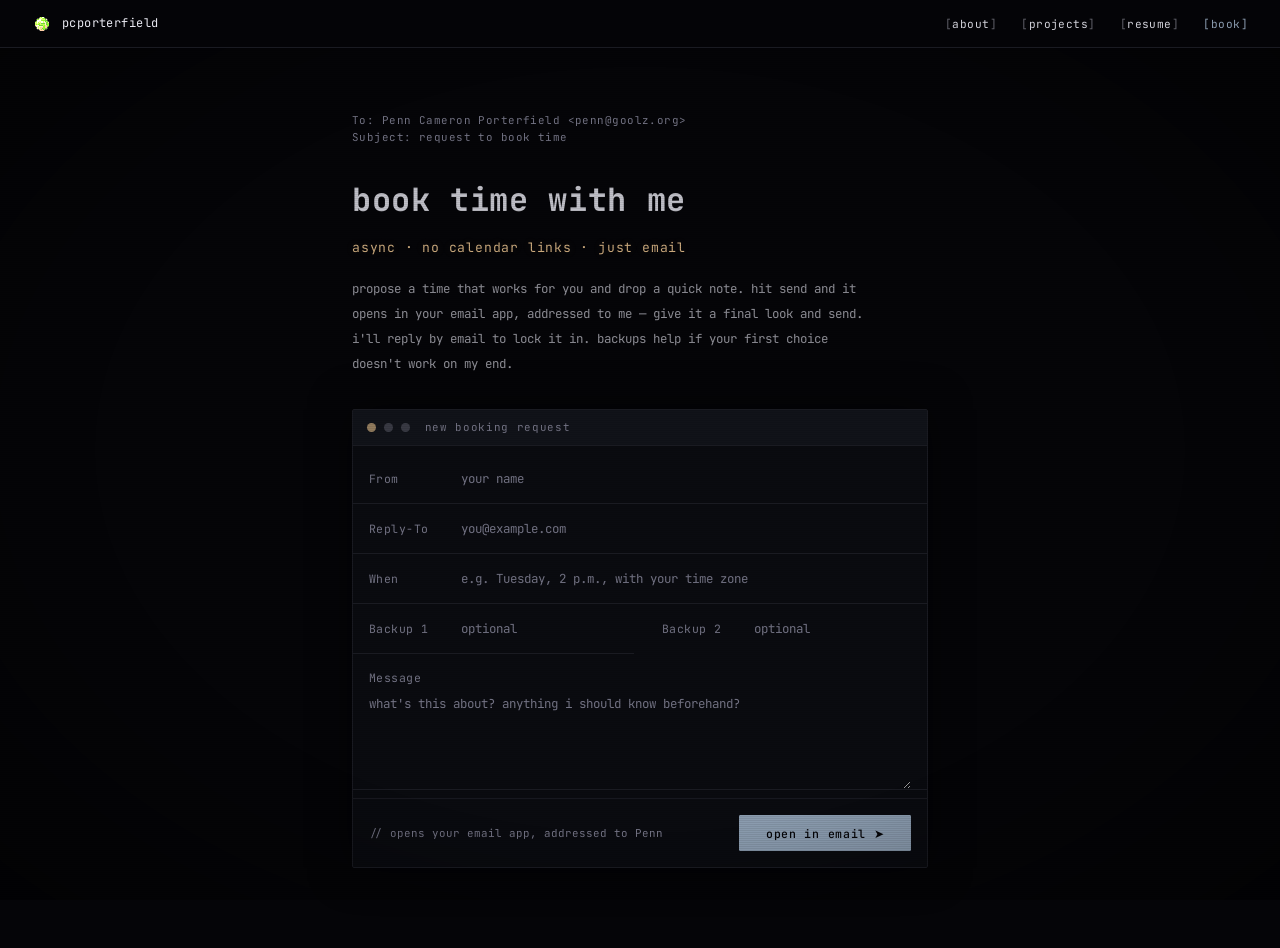
<file: site/booking.html>
<!DOCTYPE html>
<html lang="en">
<head>
  <meta charset="UTF-8">
  <meta name="viewport" content="width=device-width, initial-scale=1.0">
  <title>book with penn</title>
  <meta name="description" content="Book time with Penn Cameron Porterfield.">
  <link rel="stylesheet" href="style.css">
  <link rel="icon" href="/assets/sprites/watmel-berry.png">
  <style>
    /* ── Booking / compose window ──────────────────────────── */
    .booking-wrap {
      max-width: 640px;
      margin: 0 auto;
      padding: 7rem 2rem 5rem;
    }
    .booking-intro { margin-bottom: 2rem; }
    .booking-intro h1 {
      font-size: clamp(1.4rem, 4vw, 2rem);
      font-weight: 700;
      color: var(--text-bright);
      letter-spacing: 0.02em;
      margin-bottom: 0.4rem;
    }
    .booking-intro .subtitle {
      font-size: 0.82rem;
      color: var(--amber);
      text-shadow: 0 0 10px var(--amber-glow);
      letter-spacing: 0.06em;
      margin-bottom: 1rem;
    }
    .booking-intro p {
      color: var(--text);
      font-size: 0.78rem;
      line-height: 2;
      max-width: 520px;
    }

    .compose {
      border: 1px solid var(--border);
      border-radius: 2px;
      background: var(--surface);
      box-shadow: 0 0 40px rgba(0,0,0,0.5);
      overflow: hidden;
    }
    .compose-titlebar {
      display: flex;
      align-items: center;
      gap: 0.5rem;
      padding: 0.5rem 0.9rem;
      background: rgba(138,155,174,0.06);
      border-bottom: 1px solid var(--border);
      font-size: 0.68rem;
      color: var(--text-muted);
      letter-spacing: 0.06em;
    }
    .compose-dot { width: 9px; height: 9px; border-radius: 50%; background: var(--text-muted); opacity: 0.4; }
    .compose-dot.amber { background: var(--amber); opacity: 0.7; }
    .compose-title { margin-left: 0.4rem; }

    .compose-body { padding: 0.5rem 0; }

    .field {
      display: flex;
      align-items: baseline;
      border-bottom: 1px solid var(--border);
      padding: 0 1rem;
    }
    .field.stacked { flex-direction: column; align-items: stretch; }
    .field:last-of-type { border-bottom: none; }
    .field label {
      flex: 0 0 92px;
      color: var(--text-muted);
      font-size: 0.72rem;
      letter-spacing: 0.04em;
      padding: 0.85rem 0;
      user-select: none;
    }
    .field.stacked label { flex: none; padding-bottom: 0.3rem; }

    .field input,
    .field textarea {
      flex: 1;
      background: transparent;
      border: none;
      outline: none;
      color: var(--text-bright);
      font-family: inherit;
      font-size: 0.78rem;
      padding: 0.85rem 0;
      line-height: 1.7;
      width: 100%;
    }
    .field textarea { resize: vertical; min-height: 96px; padding-top: 0; }
    .field input::placeholder,
    .field textarea::placeholder { color: var(--text-muted); opacity: 1; }
    .field input:focus,
    .field textarea:focus { color: #fff; }

    /* honeypot — hidden from humans */
    .hp { position: absolute; left: -9999px; width: 1px; height: 1px; overflow: hidden; }

    .field-row { display: flex; gap: 0.75rem; }
    .field-row .field { flex: 1; }

    .compose-footer {
      display: flex;
      align-items: center;
      justify-content: space-between;
      gap: 1rem;
      padding: 1rem;
      border-top: 1px solid var(--border);
      flex-wrap: wrap;
    }
    .compose-note { font-size: 0.68rem; color: var(--text-muted); }

    .send-btn {
      display: inline-flex;
      align-items: center;
      gap: 0.5rem;
      padding: 0.6rem 1.6rem;
      font-family: inherit;
      font-size: 0.72rem;
      letter-spacing: 0.06em;
      background: var(--accent);
      color: var(--bg);
      border: 1px solid var(--accent);
      border-radius: 1px;
      cursor: pointer;
      font-weight: 500;
      transition: all 0.2s;
    }
    .send-btn:hover:not(:disabled) { box-shadow: 0 0 14px var(--accent-glow); }
    .send-btn:disabled { opacity: 0.5; cursor: wait; }

    .form-error {
      color: #d98b8b;
      font-size: 0.72rem;
      padding: 0.75rem 1rem 0;
      display: none;
    }
    .form-error.show { display: block; }
    .form-error a { color: var(--amber); }

    /* success state */
    .sent-state { display: none; padding: 3rem 1.5rem; text-align: center; }
    .sent-state.show { display: block; }
    .sent-state .check {
      font-size: 2.4rem;
      color: var(--amber);
      text-shadow: 0 0 20px var(--amber-glow);
      margin-bottom: 1rem;
    }
    .sent-state h2 { color: var(--text-bright); font-size: 1rem; margin-bottom: 0.6rem; letter-spacing: 0.04em; }
    .sent-state p { color: var(--text); font-size: 0.76rem; line-height: 1.9; max-width: 380px; margin: 0 auto; }
    .sent-state .back { display: inline-block; margin-top: 1.5rem; color: var(--amber); text-decoration: none; font-size: 0.72rem; }
    .sent-state .back:hover { text-decoration: underline; }

    @media (max-width: 560px) {
      .field { flex-direction: column; align-items: stretch; padding: 0 0.9rem; }
      .field label { flex: none; padding-bottom: 0.2rem; }
      .field input, .field textarea { padding: 0.3rem 0 0.85rem; }
      .field-row { flex-direction: column; gap: 0; }
    }
  </style>
</head>
<body>

  <!-- Nav -->
  <nav>
    <a href="/" class="nav-brand">
      <img src="/assets/sprites/watmel-berry.png" width="20" height="20" alt="melon" style="image-rendering: pixelated;">
      <span>pcporterfield</span>
    </a>
    <button class="nav-toggle" aria-label="Toggle menu" aria-expanded="false">&#9776;</button>

    <ul class="nav-links">
      <li><a href="/#about">about</a></li>
      <li><a href="/#projects">projects</a></li>
      <li><a href="/cv">resume</a></li>
      <li><a href="/booking" class="active">book</a></li>
    </ul>
  </nav>

  <main class="booking-wrap">
    <div class="booking-intro">
      <div class="hero-header">To:      Penn Cameron Porterfield &lt;penn@goolz.org&gt;
Subject: request to book time</div>
      <h1>book time with me</h1>
      <p class="subtitle">async &middot; no calendar links &middot; just email</p>
      <p>propose a time that works for you and drop a quick note. hit send and it opens in your email app, addressed to me &mdash; give it a final look and send. i'll reply by email to lock it in. backups help if your first choice doesn't work on my end.</p>
    </div>

    <form id="booking-form" class="compose" novalidate>
      <div class="compose-titlebar">
        <span class="compose-dot amber"></span>
        <span class="compose-dot"></span>
        <span class="compose-dot"></span>
        <span class="compose-title">new booking request</span>
      </div>

      <div class="compose-body">
        <div class="field">
          <label for="name">From</label>
          <input type="text" id="name" name="name" placeholder="your name" autocomplete="name" maxlength="120" required>
        </div>
        <div class="field">
          <label for="email">Reply-To</label>
          <input type="email" id="email" name="email" placeholder="you@example.com" autocomplete="email" maxlength="200" required>
        </div>
        <div class="field">
          <label for="when">When</label>
          <input type="text" id="when" name="when" placeholder="e.g. Tuesday, 2 p.m., with your time zone" maxlength="160" required>
        </div>
        <div class="field-row">
          <div class="field">
            <label for="alt1">Backup 1</label>
            <input type="text" id="alt1" name="alt1" placeholder="optional" maxlength="160">
          </div>
          <div class="field">
            <label for="alt2">Backup 2</label>
            <input type="text" id="alt2" name="alt2" placeholder="optional" maxlength="160">
          </div>
        </div>
        <div class="field stacked">
          <label for="note">Message</label>
          <textarea id="note" name="note" placeholder="what's this about? anything i should know beforehand?" maxlength="2000" required></textarea>
        </div>

        <!-- honeypot: bots fill this, humans never see it -->
        <div class="hp" aria-hidden="true">
          <label for="company">Company</label>
          <input type="text" id="company" name="company" tabindex="-1" autocomplete="off">
        </div>
      </div>

      <div class="form-error" id="form-error"></div>

      <div class="compose-footer">
        <span class="compose-note">// opens your email app, addressed to Penn</span>
        <button type="submit" class="send-btn" id="send-btn">open in email &#10148;</button>
      </div>
    </form>

    <div class="compose sent-state" id="sent-state">
      <div class="check">&#9993;</div>
      <h2>check your email app</h2>
      <p>your request should have opened in your email app, pre-filled and addressed to Penn &mdash; just hit send. didn't open? <a id="mailto-manual" href="#" style="color:var(--amber)">click here to send it</a>. Penn will reply by email to confirm.</p>
      <a href="/" class="back">&#9664; back to site</a>
    </div>
  </main>

  <script>
    // Mobile nav toggle
    (function () {
      var t = document.querySelector('.nav-toggle');
      var l = document.querySelector('.nav-links');
      if (!t || !l) return;
      t.addEventListener('click', function () {
        var open = l.classList.toggle('open');
        t.setAttribute('aria-expanded', open ? 'true' : 'false');
      });
      l.querySelectorAll('a').forEach(function (a) {
        a.addEventListener('click', function () { l.classList.remove('open'); });
      });
    })();

    (function () {
      var form = document.getElementById('booking-form');
      var errBox = document.getElementById('form-error');
      var sent = document.getElementById('sent-state');
      var btn = document.getElementById('send-btn');

      function showError(html) {
        errBox.innerHTML = html;
        errBox.classList.add('show');
      }
      function clearError() {
        errBox.classList.remove('show');
        errBox.innerHTML = '';
      }
      function mailtoFallback(data) {
        var subject = 'Booking request from ' + (data.name || 'someone');
        var body =
          'Name: ' + (data.name || '') + '\n' +
          'Email: ' + (data.email || '') + '\n' +
          'Preferred time: ' + (data.when || '') + '\n' +
          'Backup 1: ' + (data.alt1 || '') + '\n' +
          'Backup 2: ' + (data.alt2 || '') + '\n\n' +
          (data.note || '');
        return 'mailto:penn@goolz.org?subject=' +
          encodeURIComponent(subject) + '&body=' + encodeURIComponent(body);
      }

      form.addEventListener('submit', function (e) {
        e.preventDefault();
        clearError();

        var data = {
          name: form.name.value.trim(),
          email: form.email.value.trim(),
          when: form.when.value.trim(),
          alt1: form.alt1.value.trim(),
          alt2: form.alt2.value.trim(),
          note: form.note.value.trim(),
          company: form.company.value // honeypot
        };

        if (data.company) return; // bot
        if (!data.name || !data.email || !data.when || !data.note) {
          showError('please fill in your name, email, a preferred time, and a message.');
          return;
        }
        if (!/^[^\s@]+@[^\s@]+\.[^\s@]+$/.test(data.email)) {
          showError('that email address doesn\'t look right — double-check it.');
          return;
        }

        var link = mailtoFallback(data);
        // wire the manual "click here" backup in the confirmation state
        var manual = document.getElementById('mailto-manual');
        if (manual) manual.setAttribute('href', link);

        // open the user's email app, pre-filled
        window.location.href = link;

        // show the confirmation / instruction state
        form.style.display = 'none';
        sent.classList.add('show');
      });
    })();
  </script>
</body>
</html>
</file>
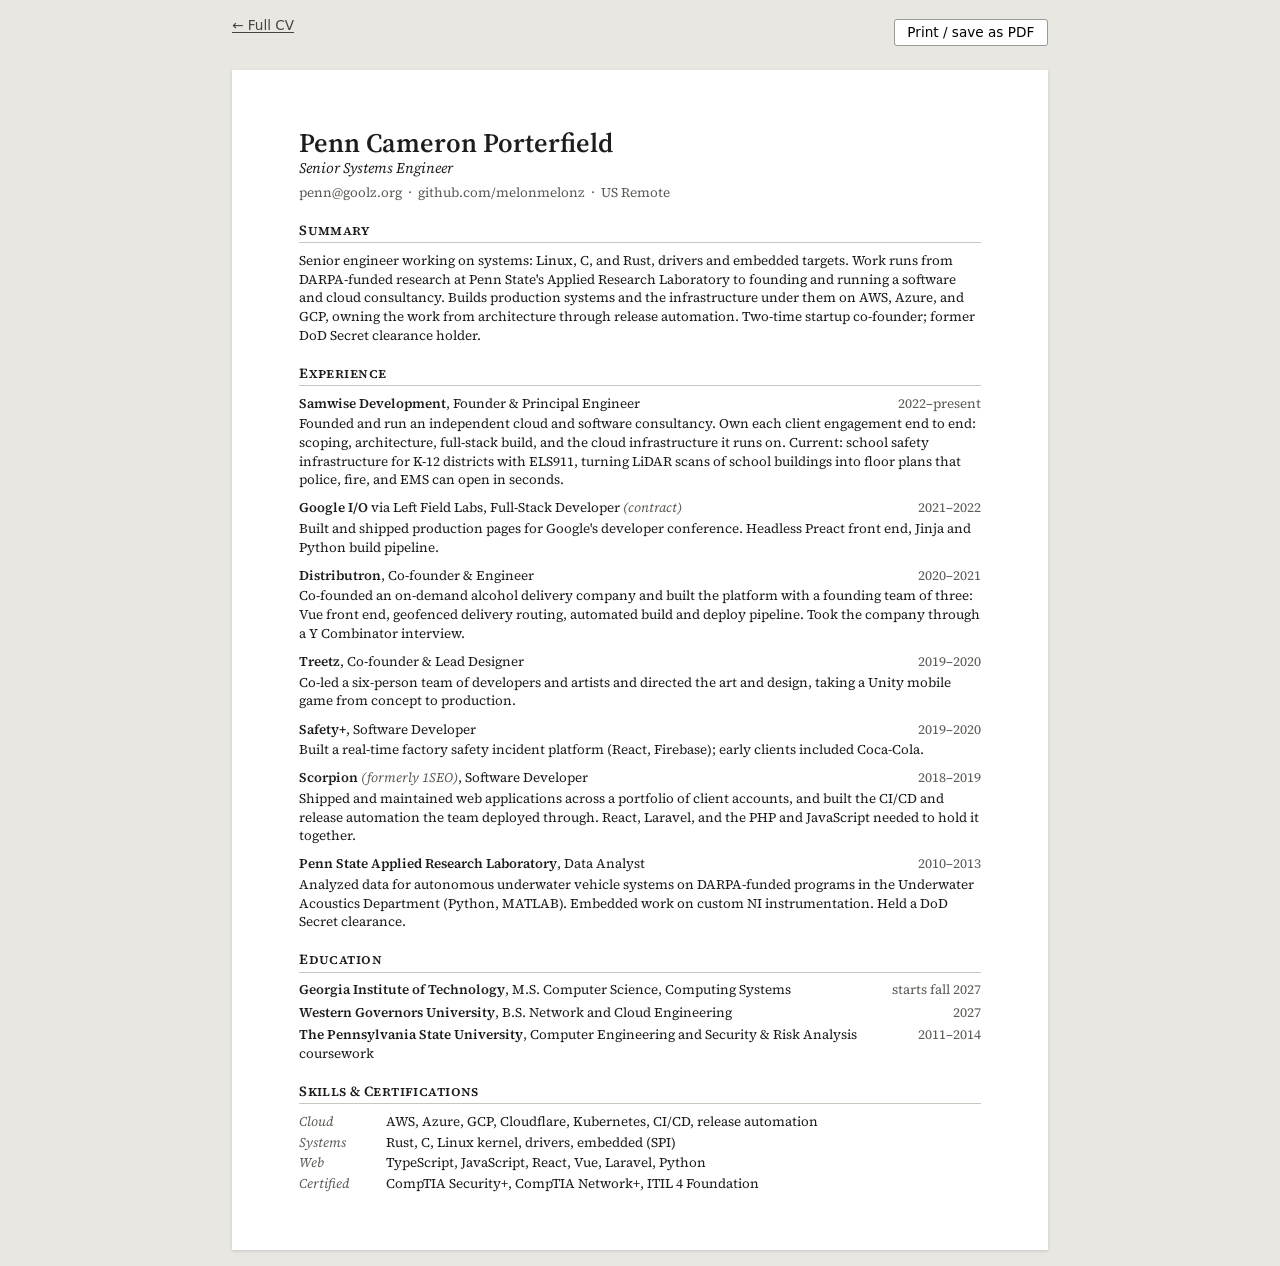
<file: site/cv/resume.html>
<!DOCTYPE html>
<html lang="en">
<head>
  <meta charset="UTF-8" />
  <meta name="viewport" content="width=device-width, initial-scale=1.0" />
  <title>Penn Cameron Porterfield, Resume</title>
  <meta name="description" content="Printable resume of Penn Cameron Porterfield, cloud and software engineer." />
  <link rel="icon" href="/assets/sprites/watmel-berry.png">
  <link rel="preconnect" href="https://fonts.googleapis.com">
  <link rel="preconnect" href="https://fonts.gstatic.com" crossorigin>
  <link href="https://fonts.googleapis.com/css2?family=Source+Serif+4:ital,opsz,wght@0,8..60,400;0,8..60,600;1,8..60,400&display=swap" rel="stylesheet">
  <style>
    *, *::before, *::after { margin: 0; padding: 0; box-sizing: border-box; }

    :root {
      --ink:   #1d1d1b;
      --muted: #5c5a55;
      --rule:  #c9c6be;
    }

    body {
      font: 10pt/1.4 'Source Serif 4', Georgia, serif;
      color: var(--ink);
      background: #e9e7e2;
    }

    a { color: inherit; text-decoration: none; }

    .page {
      width: 8.5in;
      min-height: 11in;
      margin: 1.5rem auto 1rem;
      padding: 0.6in 0.7in;
      background: #fff;
      box-shadow: 0 1px 3px rgba(0,0,0,0.15);
    }

    .screen-bar {
      width: 8.5in;
      margin: 1.2rem auto 0;
      display: flex;
      justify-content: space-between;
      font: 0.85rem/1 system-ui, sans-serif;
    }

    .screen-bar a { color: #444; text-decoration: underline; text-underline-offset: 2px; }
    .screen-bar button {
      font: inherit;
      padding: 0.35rem 0.8rem;
      border: 1px solid #999;
      border-radius: 3px;
      background: #fff;
      cursor: pointer;
    }

    /* ── Header ── */
    h1 { font-size: 20pt; font-weight: 600; line-height: 1.1; }

    .title { margin-top: 0.1rem; font-style: italic; font-size: 11pt; }

    .contact { margin-top: 0.25rem; color: var(--muted); }
    .contact span + span::before { content: "\00b7"; margin: 0 0.45em; }

    /* ── Sections ── */
    h2 {
      margin: 0.2in 0 0.08in;
      padding-bottom: 0.02in;
      border-bottom: 0.75pt solid var(--rule);
      break-after: avoid;
      font-size: 10.5pt;
      font-weight: 600;
      font-variant: small-caps;
      letter-spacing: 0.03em;
    }

    .job { margin-bottom: 0.1in; break-inside: avoid; }
    .job:last-child { margin-bottom: 0; }

    .line {
      display: flex;
      justify-content: space-between;
      gap: 1rem;
    }

    .line .d { color: var(--muted); white-space: nowrap; font-variant-numeric: tabular-nums; }
    .job strong, .edu strong { font-weight: 600; }
    .job em { color: var(--muted); }
    .job p { margin-top: 0.02in; }

    .edu { margin-bottom: 0.04in; }

    .skills { display: grid; grid-template-columns: 0.8in 1fr; gap: 0.02in 0.1in; }
    .skills dt { font-style: italic; color: var(--muted); }

    @media print {
      body { background: none; }
      .page { width: auto; min-height: 0; margin: 0; padding: 0; box-shadow: none; }
      .screen-bar { display: none; }
      @page { size: letter; margin: 0.55in 0.65in; }
    }

    @media screen and (max-width: 8.7in) {
      body { background: #fff; }
      .screen-bar { width: auto; margin: 1rem 1rem 0; }
      .page { width: auto; min-height: 0; margin: 0; padding: 1.2rem 1rem 2rem; box-shadow: none; }
      .line { flex-direction: column; gap: 0; }
    }
  </style>
</head>
<body>

  <div class="screen-bar">
    <a href="/cv">&larr; Full CV</a>
    <button onclick="window.print()">Print / save as PDF</button>
  </div>

  <div class="page">

    <header>
      <h1>Penn Cameron Porterfield</h1>
      <div class="title">Senior Systems Engineer</div>
      <div class="contact">
        <span><a href="mailto:penn@goolz.org">penn@goolz.org</a></span><span><a href="https://github.com/melonmelonz">github.com/melonmelonz</a></span><span>US Remote</span>
      </div>
    </header>

    <h2>Summary</h2>
    <p>Senior engineer working on systems: Linux, C, and Rust, drivers and embedded targets. Work runs from DARPA-funded research at Penn State's Applied Research Laboratory to founding and running a software and cloud consultancy. Builds production systems and the infrastructure under them on AWS, Azure, and GCP, owning the work from architecture through release automation. Two-time startup co-founder; former DoD Secret clearance holder.</p>

    <h2>Experience</h2>

    <div class="job">
      <div class="line"><span><strong>Samwise Development</strong>, Founder &amp; Principal Engineer</span><span class="d">2022&ndash;present</span></div>
      <p>Founded and run an independent cloud and software consultancy. Own each client engagement end to end: scoping, architecture, full-stack build, and the cloud infrastructure it runs on. Current: school safety infrastructure for K-12 districts with <a href="https://els911.com">ELS911</a>, turning LiDAR scans of school buildings into floor plans that police, fire, and EMS can open in seconds.</p>
    </div>

    <div class="job">
      <div class="line"><span><strong>Google I/O</strong> via Left Field Labs, Full-Stack Developer <em>(contract)</em></span><span class="d">2021&ndash;2022</span></div>
      <p>Built and shipped production pages for Google's developer conference. Headless Preact front end, Jinja and Python build pipeline.</p>
    </div>

    <div class="job">
      <div class="line"><span><strong>Distributron</strong>, Co-founder &amp; Engineer</span><span class="d">2020&ndash;2021</span></div>
      <p>Co-founded an on-demand alcohol delivery company and built the platform with a founding team of three: Vue front end, geofenced delivery routing, automated build and deploy pipeline. Took the company through a Y Combinator interview.</p>
    </div>

    <div class="job">
      <div class="line"><span><strong>Treetz</strong>, Co-founder &amp; Lead Designer</span><span class="d">2019&ndash;2020</span></div>
      <p>Co-led a six-person team of developers and artists and directed the art and design, taking a Unity mobile game from concept to production.</p>
    </div>

    <div class="job">
      <div class="line"><span><strong>Safety+</strong>, Software Developer</span><span class="d">2019&ndash;2020</span></div>
      <p>Built a real-time factory safety incident platform (React, Firebase); early clients included Coca-Cola.</p>
    </div>

    <div class="job">
      <div class="line"><span><strong>Scorpion</strong> <em>(formerly 1SEO)</em>, Software Developer</span><span class="d">2018&ndash;2019</span></div>
      <p>Shipped and maintained web applications across a portfolio of client accounts, and built the CI/CD and release automation the team deployed through. React, Laravel, and the PHP and JavaScript needed to hold it together.</p>
    </div>

    <div class="job">
      <div class="line"><span><strong>Penn State Applied Research Laboratory</strong>, Data Analyst</span><span class="d">2010&ndash;2013</span></div>
      <p>Analyzed data for autonomous underwater vehicle systems on DARPA-funded programs in the Underwater Acoustics Department (Python, MATLAB). Embedded work on custom NI instrumentation. Held a DoD Secret clearance.</p>
    </div>

    <h2>Education</h2>
    <div class="edu line"><span><strong>Georgia Institute of Technology</strong>, M.S. Computer Science, Computing Systems</span><span class="d">starts fall 2027</span></div>
    <div class="edu line"><span><strong>Western Governors University</strong>, B.S. Network and Cloud Engineering</span><span class="d">2027</span></div>
    <div class="edu line"><span><strong>The Pennsylvania State University</strong>, Computer Engineering and Security &amp; Risk Analysis coursework</span><span class="d">2011&ndash;2014</span></div>

    <h2>Skills &amp; Certifications</h2>
    <dl class="skills">
      <dt>Cloud</dt>   <dd>AWS, Azure, GCP, Cloudflare, Kubernetes, CI/CD, release automation</dd>
      <dt>Systems</dt> <dd>Rust, C, Linux kernel, drivers, embedded (SPI)</dd>
      <dt>Web</dt>     <dd>TypeScript, JavaScript, React, Vue, Laravel, Python</dd>
      <dt>Certified</dt> <dd>CompTIA Security+, CompTIA Network+, ITIL 4 Foundation</dd>
    </dl>

  </div>

</body>
</html>
</file>
<file: style.css>
@import url('https://fonts.googleapis.com/css2?family=JetBrains+Mono:wght@300;400;500;700&display=swap');

:root {
  --bg: #050508;
  --surface: #0a0b10;
  --border: #1a1b22;
  --accent: #8a9bae;
  --accent-dim: rgba(138, 155, 174, 0.08);
  --accent-glow: rgba(138, 155, 174, 0.2);
  --amber: #c9a87c;
  --amber-dim: rgba(201, 168, 124, 0.08);
  --amber-glow: rgba(201, 168, 124, 0.15);
  --text: #909098;
  --text-muted: #757586;
  --text-bright: #c0c0c8;
}

* {
  margin: 0;
  padding: 0;
  box-sizing: border-box;
}

html {
  scroll-behavior: smooth;
  scroll-padding-top: 80px;
}

body {
  background: var(--bg);
  color: var(--text);
  font-family: 'JetBrains Mono', 'Courier New', monospace;
  font-size: 13px;
  line-height: 1.8;
  overflow-x: hidden;
}

/* ── CRT Effects ───────────────────────────────────────── */

body::before {
  content: '';
  position: fixed;
  inset: 0;
  background: radial-gradient(
    ellipse at center,
    transparent 60%,
    rgba(0, 0, 0, 0.45) 100%
  );
  pointer-events: none;
  z-index: 9998;
}

body::after {
  content: '';
  position: fixed;
  inset: 0;
  background: repeating-linear-gradient(
    0deg,
    transparent,
    transparent 1px,
    rgba(0, 0, 0, 0.08) 1px,
    rgba(0, 0, 0, 0.08) 2px
  );
  pointer-events: none;
  z-index: 9999;
}

@keyframes flicker {
  0%, 97%, 100% { opacity: 1; }
  98% { opacity: 0.97; }
  99% { opacity: 0.99; }
}

body {
  animation: flicker 8s infinite;
}

/* ── Navigation ────────────────────────────────────────── */

nav {
  position: fixed;
  top: 0;
  left: 0;
  right: 0;
  z-index: 10000;
  padding: 0 2rem;
  height: 48px;
  display: flex;
  align-items: center;
  justify-content: space-between;
  background: rgba(5, 5, 8, 0.92);
  backdrop-filter: blur(8px);
  border-bottom: 1px solid var(--border);
}

.nav-brand {
  display: flex;
  align-items: center;
  gap: 0.6rem;
  text-decoration: none;
  color: #e8e8f0;
  font-weight: 400;
  font-size: 0.75rem;
  letter-spacing: 0.04em;
}

.nav-brand img {
  filter: brightness(1.4) saturate(1.2);
  transition: filter 0.2s, drop-shadow 0.2s;
}

.nav-brand img:hover {
  filter: brightness(1.8) saturate(1.4) drop-shadow(0 0 6px rgba(255, 80, 80, 0.8));
}

.nav-brand svg {
  flex-shrink: 0;
}

.nav-links {
  display: flex;
  gap: 1.5rem;
  list-style: none;
}

.nav-links a {
  color: #d0d0d8;
  text-decoration: none;
  font-size: 0.7rem;
  letter-spacing: 0.04em;
  transition: color 0.2s;
}

.nav-links a::before {
  content: '[';
  color: #606068;
}

.nav-links a::after {
  content: ']';
  color: #606068;
}

.nav-links a:hover,
.nav-links a.active {
  color: var(--accent);
}

.nav-links a:hover::before,
.nav-links a:hover::after,
.nav-links a.active::before,
.nav-links a.active::after {
  color: var(--accent);
}

.nav-toggle {
  display: none;
  background: none;
  border: none;
  color: var(--text);
  font-size: 1.2rem;
  cursor: pointer;
}

/* ── Hero ──────────────────────────────────────────────── */

.hero {
  min-height: 100vh;
  display: flex;
  flex-direction: column;
  align-items: flex-start;
  justify-content: center;
  max-width: 720px;
  margin: 0 auto;
  padding: 6rem 2rem 4rem;
  position: relative;
}

.hero-header {
  color: var(--text-muted);
  font-size: 0.68rem;
  letter-spacing: 0.04em;
  margin-bottom: 1.5rem;
  white-space: pre-line;
  line-height: 1.6;
}

.hero h1 {
  font-size: clamp(1.5rem, 4vw, 2.2rem);
  font-weight: 700;
  color: var(--text-bright);
  letter-spacing: 0.02em;
  margin-bottom: 0.3rem;
}

.hero .subtitle {
  font-size: 0.82rem;
  color: var(--amber);
  text-shadow: 0 0 10px var(--amber-glow);
  margin-bottom: 1.5rem;
  letter-spacing: 0.06em;
}

.hero .tagline {
  color: var(--text);
  font-size: 0.78rem;
  margin-bottom: 2rem;
  line-height: 2;
  max-width: 520px;
}

.hero-buttons {
  display: flex;
  gap: 0.75rem;
}

.btn {
  display: inline-flex;
  align-items: center;
  gap: 0.5rem;
  padding: 0.5rem 1.25rem;
  font-family: inherit;
  font-size: 0.7rem;
  letter-spacing: 0.04em;
  text-decoration: none;
  border-radius: 1px;
  transition: all 0.2s;
  cursor: pointer;
}

.btn-primary {
  background: var(--accent);
  color: var(--bg);
  border: 1px solid var(--accent);
  font-weight: 500;
}

.btn-primary:hover {
  box-shadow: 0 0 12px var(--accent-glow);
}

.btn-ghost {
  background: transparent;
  color: var(--text-muted);
  border: 1px solid var(--border);
}

.btn-ghost:hover {
  border-color: var(--amber);
  color: var(--amber);
}

/* ── Sections ──────────────────────────────────────────── */

section {
  max-width: 720px;
  margin: 0 auto;
  padding: 3.5rem 2rem;
}

.section-title {
  font-size: 0.75rem;
  font-weight: 400;
  color: var(--text-bright);
  text-shadow: 0 0 8px var(--accent-glow);
  margin-bottom: 1.25rem;
  letter-spacing: 0.06em;
  padding-bottom: 0.5rem;
  border-bottom: 1px solid var(--border);
}

.divider {
  max-width: 720px;
  margin: 0 auto;
  border: none;
  border-top: 1px dashed var(--border);
}

/* ── About ─────────────────────────────────────────────── */

.about-text {
  font-size: 0.78rem;
  line-height: 2;
  color: var(--text);
}

.about-text .highlight {
  color: var(--amber);
}

/* ── About photo ───────────────────────────────────────── */

.about-photo {
  display: block;
  margin-top: 1.75rem;
  width: 100%;
  max-width: 420px;
  border: 1px solid var(--border);
  border-radius: 2px;
  filter: brightness(0.9) saturate(0.85);
  transition: filter 0.3s;
}

.about-photo:hover {
  filter: brightness(1) saturate(1);
}

/* ── Projects ──────────────────────────────────────────── */

.projects-list {
  display: flex;
  flex-direction: column;
  gap: 0.25rem;
}

.project-item {
  display: flex;
  align-items: baseline;
  gap: 0.75rem;
  padding: 0.6rem 0;
  text-decoration: none;
  color: var(--text);
  border-bottom: 1px dotted var(--border);
  transition: color 0.15s;
}

.project-item:last-child {
  border-bottom: none;
}

.project-item:hover {
  color: var(--accent);
}

.project-item:hover .project-name {
  color: var(--accent);
  text-shadow: 0 0 6px var(--accent-glow);
}

.project-name {
  font-weight: 500;
  color: var(--text-bright);
  font-size: 0.78rem;
  white-space: nowrap;
  transition: all 0.15s;
}

.project-sep {
  color: var(--text-muted);
  flex-shrink: 0;
}

.project-desc {
  font-size: 0.7rem;
  color: var(--text-muted);
  flex-grow: 1;
}

.project-tag {
  font-size: 0.58rem;
  color: var(--amber);
  white-space: nowrap;
  flex-shrink: 0;
}

/* ── Stack ─────────────────────────────────────────────── */

.stack-text {
  font-size: 0.75rem;
  color: var(--text-muted);
  line-height: 2.2;
  word-spacing: 0.15em;
}

.stack-text span {
  color: var(--text);
  transition: color 0.15s;
}

.stack-text span:hover {
  color: var(--accent);
}

.stack-text .sep {
  color: var(--border);
  margin: 0 0.15rem;
}

/* ── Contact ───────────────────────────────────────────── */

.contact p {
  color: var(--text-muted);
  font-size: 0.75rem;
  margin-bottom: 1.25rem;
  line-height: 1.9;
}

.contact-links {
  display: flex;
  gap: 0.75rem;
}

.contact-links a {
  color: var(--accent);
  text-decoration: none;
  font-size: 0.72rem;
  transition: text-shadow 0.2s;
}

.contact-links a:hover {
  text-shadow: 0 0 8px var(--accent-glow);
}

.contact-links .sep {
  color: var(--text-muted);
}

/* ── Footer ────────────────────────────────────────────── */

footer {
  max-width: 720px;
  margin: 0 auto;
  padding: 2rem 2rem;
  color: var(--text-muted);
  font-size: 0.6rem;
  letter-spacing: 0.04em;
  border-top: 1px dashed var(--border);
}

/* ── Easter Egg: Berry ASMR animation ─────────────────── */

@keyframes berry-asmr {
  0%   { transform: scale(1) rotate(0deg); }
  20%  { transform: scale(1.5) rotate(-8deg); }
  40%  { transform: scale(0.85) rotate(5deg); }
  60%  { transform: scale(1.3) rotate(-4deg); }
  80%  { transform: scale(0.95) rotate(2deg); }
  100% { transform: scale(1) rotate(0deg); }
}

.berry-popping {
  animation: berry-asmr 0.6s ease-in-out forwards;
  cursor: pointer;
}

.nav-brand img {
  cursor: crosshair;
}

/* ── Easter Egg: Page flip ─────────────────────────────── */

@keyframes flip-out {
  from { transform: perspective(1200px) rotateY(0deg); opacity: 1; }
  to   { transform: perspective(1200px) rotateY(90deg); opacity: 0; }
}

@keyframes flip-in {
  from { transform: perspective(1200px) rotateY(-90deg); opacity: 0; }
  to   { transform: perspective(1200px) rotateY(0deg); opacity: 1; }
}

body.flipping-out { animation: flip-out 0.45s ease-in forwards; }
body.flipping-in  { animation: flip-in  0.45s ease-out forwards; }

/* ── Easter Egg: Back side (early internet) ────────────── */

#page-back {
  display: none;
  position: relative;
  min-height: 100vh;
  background-color: #000080;
  background-image: radial-gradient(circle, rgba(255,255,255,0.15) 1px, transparent 1px);
  background-size: 24px 24px;
  font-family: 'Comic Sans MS', 'Courier New', cursive;
  color: #ffff00;
  padding-top: 2rem;
  padding-bottom: 4rem;
}

#page-back marquee {
  background: #ff00ff;
  color: #ffff00;
  font-size: 1rem;
  font-weight: bold;
  padding: 0.4rem 0;
  letter-spacing: 0.08em;
}

.back-inner {
  max-width: 800px;
  margin: 0 auto;
  padding: 1.5rem 1.5rem;
  text-align: center;
}

.gif-strip {
  display: flex;
  justify-content: center;
  align-items: flex-end;
  gap: 1.5rem;
  margin: 2rem 0;
  flex-wrap: wrap;
}

.gif-strip img {
  width: 64px;
  height: 64px;
  image-rendering: pixelated;
  object-fit: contain;
}

.gif-strip img:nth-child(1) { transform: rotate(-6deg); }
.gif-strip img:nth-child(2) { transform: rotate(4deg); }
.gif-strip img:nth-child(3) { transform: rotate(-3deg); }
.gif-strip img:nth-child(4) { transform: rotate(7deg); }
.gif-strip img:nth-child(5) { transform: rotate(-5deg); }

.retro-badges {
  display: flex;
  justify-content: center;
  align-items: center;
  gap: 2rem;
  margin: 1.5rem 0;
  font-size: 0.9rem;
  color: #00ffff;
  flex-wrap: wrap;
}

@keyframes blink {
  0%, 49% { opacity: 1; }
  50%, 100% { opacity: 0; }
}

.blink {
  animation: blink 1s step-start infinite;
  color: #ff69b4;
  font-weight: bold;
}

.back-blog {
  max-width: 600px;
  margin: 2rem auto;
  border: 4px solid transparent;
  border-image: linear-gradient(90deg, #ff0000, #ff7700, #ffff00, #00ff00, #0000ff, #8b00ff) 1;
  padding: 1.5rem;
  background: rgba(0, 0, 0, 0.4);
}

.back-blog h2 {
  color: #ff69b4;
  font-size: 1.5rem;
  margin-bottom: 1.25rem;
  text-shadow: 2px 2px #000000;
}

.blog-post h3 {
  color: #00ffff;
  font-size: 1rem;
  margin-bottom: 1rem;
}

.blog-img {
  max-width: 100%;
  border: 4px ridge #ff69b4;
  display: block;
  margin: 0 auto 1rem;
}

.blog-post p {
  color: #ffff00;
  font-size: 0.9rem;
}

#btn-flip-back {
  margin-top: 2rem;
  padding: 6px 14px;
  font-family: 'Arial', sans-serif;
  font-size: 0.8rem;
  background: #c0c0c0;
  color: #000000;
  border: none;
  border-top: 2px solid #ffffff;
  border-left: 2px solid #ffffff;
  border-right: 2px solid #808080;
  border-bottom: 2px solid #808080;
  cursor: pointer;
  letter-spacing: 0.02em;
}

#btn-flip-back:active {
  border-top: 2px solid #808080;
  border-left: 2px solid #808080;
  border-right: 2px solid #ffffff;
  border-bottom: 2px solid #ffffff;
}

/* ── Falling Stars ─────────────────────────────────────── */

.falling-stars-container {
  position: fixed;
  inset: 0;
  pointer-events: none;
  z-index: 1;
  overflow: hidden;
}

@keyframes star-fall {
  0%   { top: -5%; opacity: 1; }
  100% { top: 105%; opacity: 0.3; }
}

.falling-star {
  position: absolute;
  font-size: 1.2rem;
  animation: star-fall linear infinite;
}

.falling-star:nth-child(1) { left:  8%; color: #ff69b4; animation-duration: 4.2s; animation-delay:  0.0s; }
.falling-star:nth-child(2) { left: 19%; color: #00ffff; animation-duration: 3.8s; animation-delay:  0.7s; }
.falling-star:nth-child(3) { left: 33%; color: #ffff00; animation-duration: 5.1s; animation-delay:  1.2s; }
.falling-star:nth-child(4) { left: 47%; color: #ff4500; animation-duration: 4.5s; animation-delay:  0.3s; }
.falling-star:nth-child(5) { left: 58%; color: #7fff00; animation-duration: 3.6s; animation-delay:  1.8s; }
.falling-star:nth-child(6) { left: 70%; color: #ff00ff; animation-duration: 4.8s; animation-delay:  0.9s; }
.falling-star:nth-child(7) { left: 81%; color: #00ff7f; animation-duration: 4.0s; animation-delay:  2.4s; }
.falling-star:nth-child(8) { left: 92%; color: #ffa500; animation-duration: 5.3s; animation-delay:  1.5s; }

/* ── Cursor Star Trail ─────────────────────────────────── */

.star-trail {
  position: fixed;
  pointer-events: none;
  font-size: 1rem;
  z-index: 9000;
  animation: trail-fade 0.8s ease-out forwards;
}

@keyframes trail-fade {
  0%   { opacity: 1; transform: translateY(0); }
  100% { opacity: 0; transform: translateY(-30px); }
}

/* ── Retro Badge Strip ─────────────────────────────────── */

.retro-badge-strip {
  display: flex;
  justify-content: center;
  gap: 0.75rem;
  flex-wrap: wrap;
  margin: 1.5rem 0;
}

.retro-badge {
  display: inline-block;
  padding: 0.4rem 0.6rem;
  font-size: 0.6rem;
  font-family: 'Arial', sans-serif;
  font-weight: bold;
  text-align: center;
  line-height: 1.4;
  cursor: default;
  border-top: 2px solid #ffffff;
  border-left: 2px solid #ffffff;
  border-right: 2px solid #808080;
  border-bottom: 2px solid #808080;
}

.badge-ie         { background: #000080; color: #ffffff; }
.badge-notepad    { background: #006400; color: #ffff00; }
.badge-resolution { background: #8b0000; color: #00ffff; }
.badge-html       { background: #4b0082; color: #ff69b4; }

/* ── Rainbow Heading ───────────────────────────────────── */

.rainbow-heading {
  font-size: 1.5rem;
  font-weight: bold;
  font-family: 'Comic Sans MS', 'Courier New', cursive;
  margin: 1rem 0 0.5rem;
  letter-spacing: 0.06em;
  line-height: 1.6;
}

.rainbow-heading span {
  display: inline-block;
  animation: rainbow-cycle 3s linear infinite;
}

@keyframes rainbow-cycle {
  0%   { color: #ff0000; }
  14%  { color: #ff8800; }
  28%  { color: #ffff00; }
  42%  { color: #00ff00; }
  57%  { color: #00ffff; }
  71%  { color: #0000ff; }
  85%  { color: #ff00ff; }
  100% { color: #ff0000; }
}

/* ── Bottom Marquee ────────────────────────────────────── */

.marquee-bottom {
  background: #006400;
  color: #ffffff;
  font-size: 0.85rem;
  font-weight: bold;
  padding: 0.3rem 0;
  letter-spacing: 0.06em;
  margin: 1rem 0;
}

/* ── Retro Clock ───────────────────────────────────────── */

#retro-clock {
  display: none;
  position: fixed;
  top: 1rem;
  right: 1.5rem;
  width: 135px;
  background: #c0c0c0;
  border-top: 2px solid #ffffff;
  border-left: 2px solid #ffffff;
  border-right: 2px solid #808080;
  border-bottom: 2px solid #808080;
  z-index: 200;
  font-family: 'Arial', sans-serif;
}

body[data-side="back"] #retro-clock {
  display: block;
}

.clock-titlebar {
  background: linear-gradient(90deg, #000080, #1084d0);
  color: #ffffff;
  font-size: 0.6rem;
  font-weight: bold;
  padding: 3px 5px;
}

.clock-body {
  padding: 6px 8px;
  text-align: center;
}

#clock-time {
  font-size: 0.82rem;
  font-weight: bold;
  color: #000000;
  font-family: 'Courier New', monospace;
}

#clock-date {
  font-size: 0.58rem;
  color: #404040;
  margin-top: 2px;
  font-family: 'Arial', sans-serif;
}

/* ── Guestbook ─────────────────────────────────────────── */

.back-guestbook {
  max-width: 600px;
  margin: 2rem auto;
  background: rgba(0, 0, 0, 0.4);
  border: 4px solid transparent;
  border-image: linear-gradient(90deg, #ff69b4, #00ffff, #ffff00, #ff69b4) 1;
  padding: 1.25rem;
}

.back-guestbook h2 {
  color: #ff69b4;
  font-size: 1.2rem;
  margin-bottom: 1rem;
  text-shadow: 2px 2px #000000;
}

.gb-entry {
  background: rgba(255, 255, 255, 0.07);
  border: 1px dashed #00ffff;
  padding: 0.5rem 0.75rem;
  margin-bottom: 0.6rem;
  text-align: left;
}

.gb-entry:last-child {
  margin-bottom: 0;
}

.gb-header {
  display: flex;
  justify-content: space-between;
  margin-bottom: 0.25rem;
  flex-wrap: wrap;
  gap: 0.25rem;
}

.gb-name {
  color: #ffff00;
  font-weight: bold;
  font-size: 0.75rem;
}

.gb-date {
  color: #00ffff;
  font-size: 0.62rem;
}

.gb-msg {
  color: #ffffff;
  font-size: 0.72rem;
  line-height: 1.5;
}

/* ── Web Ring ──────────────────────────────────────────── */

.webring {
  max-width: 400px;
  margin: 1.5rem auto;
  padding: 0.75rem 1rem;
  background: rgba(0, 0, 0, 0.4);
  border: 3px ridge #c0c0c0;
  font-family: 'Arial', sans-serif;
}

.webring-title {
  color: #00ffff;
  font-weight: bold;
  font-size: 0.78rem;
  margin-bottom: 0.6rem;
}

.webring-nav {
  display: flex;
  gap: 0.4rem;
  justify-content: center;
  flex-wrap: wrap;
}

.webring-btn {
  background: #c0c0c0;
  border-top: 2px solid #ffffff;
  border-left: 2px solid #ffffff;
  border-right: 2px solid #808080;
  border-bottom: 2px solid #808080;
  font-size: 0.68rem;
  padding: 2px 8px;
  cursor: pointer;
  font-family: 'Arial', sans-serif;
  color: #000000;
}

.webring-btn:active {
  border-top: 2px solid #808080;
  border-left: 2px solid #808080;
  border-right: 2px solid #ffffff;
  border-bottom: 2px solid #ffffff;
}

/* ── AIM Buddy List ────────────────────────────────────── */

#aim-widget {
  display: none;
  position: fixed;
  bottom: 1.5rem;
  left: 1.5rem;
  width: 165px;
  background: #c0c0c0;
  border-top: 2px solid #ffffff;
  border-left: 2px solid #ffffff;
  border-right: 2px solid #808080;
  border-bottom: 2px solid #808080;
  z-index: 200;
  font-family: 'Arial', sans-serif;
}

body[data-side="back"] #aim-widget {
  display: block;
}

#aim-widget.aim-hidden {
  display: none !important;
}

.aim-titlebar {
  background: linear-gradient(90deg, #000080, #1084d0);
  color: #ffffff;
  font-size: 0.65rem;
  font-weight: bold;
  padding: 3px 4px;
  display: flex;
  justify-content: space-between;
  align-items: center;
}

.aim-close-btn {
  background: #c0c0c0;
  border-top: 1px solid #ffffff;
  border-left: 1px solid #ffffff;
  border-right: 1px solid #808080;
  border-bottom: 1px solid #808080;
  font-size: 0.55rem;
  width: 14px;
  height: 14px;
  cursor: pointer;
  display: flex;
  align-items: center;
  justify-content: center;
  padding: 0;
}

.aim-body {
  padding: 6px;
  background: #ffffff;
  font-size: 0.62rem;
  color: #000000;
}

.aim-group {
  font-weight: bold;
  color: #000080;
  font-size: 0.6rem;
  margin-bottom: 2px;
}

.aim-buddy {
  display: flex;
  align-items: center;
  gap: 4px;
  padding: 1px 0;
  color: #000000;
  font-size: 0.62rem;
}

.aim-away-msg {
  font-style: italic;
  color: #808080;
  font-size: 0.55rem;
  margin: 1px 0 4px 16px;
  white-space: nowrap;
  overflow: hidden;
  text-overflow: ellipsis;
}

.aim-footer {
  display: flex;
  gap: 3px;
  padding: 4px;
  justify-content: center;
  background: #c0c0c0;
}

.aim-btn {
  background: #c0c0c0;
  border-top: 2px solid #ffffff;
  border-left: 2px solid #ffffff;
  border-right: 2px solid #808080;
  border-bottom: 2px solid #808080;
  font-size: 0.62rem;
  padding: 2px 8px;
  cursor: pointer;
  font-family: 'Arial', sans-serif;
}

.aim-btn:active {
  border-top: 2px solid #808080;
  border-left: 2px solid #808080;
  border-right: 2px solid #ffffff;
  border-bottom: 2px solid #ffffff;
}

/* ── Responsive ────────────────────────────────────────── */

@media (max-width: 640px) {
  nav {
    padding: 0 1.25rem;
  }

  .nav-links {
    display: none;
    position: absolute;
    top: 48px;
    left: 0;
    right: 0;
    background: rgba(5, 5, 8, 0.97);
    backdrop-filter: blur(8px);
    flex-direction: column;
    padding: 1rem 1.25rem;
    gap: 0.6rem;
    border-bottom: 1px solid var(--border);
  }

  .nav-links.open {
    display: flex;
  }

  .nav-toggle {
    display: block;
  }

  .hero {
    padding: 5rem 1.25rem 3rem;
  }

  .hero h1 {
    font-size: 1.4rem;
  }

  .hero-buttons {
    flex-direction: column;
    width: 100%;
    max-width: 240px;
  }

  .btn {
    justify-content: center;
  }

  section {
    padding: 2.5rem 1.25rem;
  }

  .project-item {
    flex-wrap: wrap;
    gap: 0.25rem;
  }

  .project-tag {
    width: 100%;
  }

  .contact-links {
    flex-direction: column;
    gap: 0.35rem;
  }
}
</file>
<file: site/style.css>
@import url('https://fonts.googleapis.com/css2?family=JetBrains+Mono:wght@300;400;500;700&display=swap');

:root {
  --bg: #050508;
  --surface: #0a0b10;
  --border: #1a1b22;
  --accent: #8a9bae;
  --accent-dim: rgba(138, 155, 174, 0.08);
  --accent-glow: rgba(138, 155, 174, 0.2);
  --amber: #c9a87c;
  --amber-dim: rgba(201, 168, 124, 0.08);
  --amber-glow: rgba(201, 168, 124, 0.15);
  --text: #909098;
  --text-muted: #757586;
  --text-bright: #c0c0c8;
}

* {
  margin: 0;
  padding: 0;
  box-sizing: border-box;
}

html {
  scroll-behavior: smooth;
  scroll-padding-top: 80px;
}

body {
  background: var(--bg);
  color: var(--text);
  font-family: 'JetBrains Mono', 'Courier New', monospace;
  font-size: 13px;
  line-height: 1.8;
  overflow-x: hidden;
}

/* ── CRT Effects ───────────────────────────────────────── */

body::before {
  content: '';
  position: fixed;
  inset: 0;
  background: radial-gradient(
    ellipse at center,
    transparent 60%,
    rgba(0, 0, 0, 0.45) 100%
  );
  pointer-events: none;
  z-index: 9998;
}

body::after {
  content: '';
  position: fixed;
  inset: 0;
  background: repeating-linear-gradient(
    0deg,
    transparent,
    transparent 1px,
    rgba(0, 0, 0, 0.08) 1px,
    rgba(0, 0, 0, 0.08) 2px
  );
  pointer-events: none;
  z-index: 9999;
}

@keyframes flicker {
  0%, 97%, 100% { opacity: 1; }
  98% { opacity: 0.97; }
  99% { opacity: 0.99; }
}

body {
  animation: flicker 8s infinite;
}

/* ── Navigation ────────────────────────────────────────── */

nav {
  position: fixed;
  top: 0;
  left: 0;
  right: 0;
  z-index: 10000;
  padding: 0 2rem;
  height: 48px;
  display: flex;
  align-items: center;
  justify-content: space-between;
  background: rgba(5, 5, 8, 0.92);
  backdrop-filter: blur(8px);
  border-bottom: 1px solid var(--border);
}

.nav-brand {
  display: flex;
  align-items: center;
  gap: 0.6rem;
  text-decoration: none;
  color: #e8e8f0;
  font-weight: 400;
  font-size: 0.75rem;
  letter-spacing: 0.04em;
}

.nav-brand img {
  filter: brightness(1.4) saturate(1.2);
  transition: filter 0.2s, drop-shadow 0.2s;
}

.nav-brand img:hover {
  filter: brightness(1.8) saturate(1.4) drop-shadow(0 0 6px rgba(255, 80, 80, 0.8));
}

.nav-brand svg {
  flex-shrink: 0;
}

.nav-links {
  display: flex;
  gap: 1.5rem;
  list-style: none;
}

.nav-links a {
  color: #d0d0d8;
  text-decoration: none;
  font-size: 0.7rem;
  letter-spacing: 0.04em;
  transition: color 0.2s;
}

.nav-links a::before {
  content: '[';
  color: #606068;
}

.nav-links a::after {
  content: ']';
  color: #606068;
}

.nav-links a:hover,
.nav-links a.active {
  color: var(--accent);
}

.nav-links a:hover::before,
.nav-links a:hover::after,
.nav-links a.active::before,
.nav-links a.active::after {
  color: var(--accent);
}

.nav-toggle {
  display: none;
  background: none;
  border: none;
  color: var(--text);
  font-size: 1.2rem;
  cursor: pointer;
}

/* ── Hero ──────────────────────────────────────────────── */

.hero {
  min-height: 100vh;
  display: flex;
  flex-direction: column;
  align-items: flex-start;
  justify-content: center;
  max-width: 720px;
  margin: 0 auto;
  padding: 6rem 2rem 4rem;
  position: relative;
}

.hero-header {
  color: var(--text-muted);
  font-size: 0.68rem;
  letter-spacing: 0.04em;
  margin-bottom: 1.5rem;
  white-space: pre-line;
  line-height: 1.6;
}

.hero h1 {
  font-size: clamp(1.5rem, 4vw, 2.2rem);
  font-weight: 700;
  color: var(--text-bright);
  letter-spacing: 0.02em;
  margin-bottom: 0.3rem;
}

.hero .subtitle {
  font-size: 0.82rem;
  color: var(--amber);
  text-shadow: 0 0 10px var(--amber-glow);
  margin-bottom: 1.5rem;
  letter-spacing: 0.06em;
}

.hero .tagline {
  color: var(--text);
  font-size: 0.78rem;
  margin-bottom: 2rem;
  line-height: 2;
  max-width: 520px;
}

.hero-buttons {
  display: flex;
  gap: 0.75rem;
}

.btn {
  display: inline-flex;
  align-items: center;
  gap: 0.5rem;
  padding: 0.5rem 1.25rem;
  font-family: inherit;
  font-size: 0.7rem;
  letter-spacing: 0.04em;
  text-decoration: none;
  border-radius: 1px;
  transition: all 0.2s;
  cursor: pointer;
}

.btn-primary {
  background: var(--accent);
  color: var(--bg);
  border: 1px solid var(--accent);
  font-weight: 500;
}

.btn-primary:hover {
  box-shadow: 0 0 12px var(--accent-glow);
}

.btn-ghost {
  background: transparent;
  color: var(--text-muted);
  border: 1px solid var(--border);
}

.btn-ghost:hover {
  border-color: var(--amber);
  color: var(--amber);
}

/* ── Sections ──────────────────────────────────────────── */

section {
  max-width: 720px;
  margin: 0 auto;
  padding: 3.5rem 2rem;
}

.section-title {
  font-size: 0.75rem;
  font-weight: 400;
  color: var(--text-bright);
  text-shadow: 0 0 8px var(--accent-glow);
  margin-bottom: 1.25rem;
  letter-spacing: 0.06em;
  padding-bottom: 0.5rem;
  border-bottom: 1px solid var(--border);
}

.divider {
  max-width: 720px;
  margin: 0 auto;
  border: none;
  border-top: 1px dashed var(--border);
}

/* ── About ─────────────────────────────────────────────── */

.about-text {
  font-size: 0.78rem;
  line-height: 2;
  color: var(--text);
}

.about-text .highlight {
  color: var(--amber);
}

/* ── About photo ───────────────────────────────────────── */

.about-photo {
  display: block;
  margin-top: 1.75rem;
  width: 100%;
  max-width: 420px;
  border: 1px solid var(--border);
  border-radius: 2px;
  filter: brightness(0.9) saturate(0.85);
  transition: filter 0.3s;
}

.about-photo:hover {
  filter: brightness(1) saturate(1);
}

/* ── Projects ──────────────────────────────────────────── */

.projects-list {
  display: flex;
  flex-direction: column;
  gap: 0.25rem;
}

.project-item {
  display: flex;
  align-items: baseline;
  gap: 0.75rem;
  padding: 0.6rem 0;
  text-decoration: none;
  color: var(--text);
  border-bottom: 1px dotted var(--border);
  transition: color 0.15s;
}

.project-item:last-child {
  border-bottom: none;
}

.project-item:hover {
  color: var(--accent);
}

.project-item:hover .project-name {
  color: var(--accent);
  text-shadow: 0 0 6px var(--accent-glow);
}

.project-name {
  font-weight: 500;
  color: var(--text-bright);
  font-size: 0.78rem;
  white-space: nowrap;
  transition: all 0.15s;
}

.project-sep {
  color: var(--text-muted);
  flex-shrink: 0;
}

.project-desc {
  font-size: 0.7rem;
  color: var(--text-muted);
  flex-grow: 1;
}

.project-tag {
  font-size: 0.58rem;
  color: var(--amber);
  white-space: nowrap;
  flex-shrink: 0;
}

/* ── Stack ─────────────────────────────────────────────── */

.stack-text {
  font-size: 0.75rem;
  color: var(--text-muted);
  line-height: 2.2;
  word-spacing: 0.15em;
}

.stack-text span {
  color: var(--text);
  transition: color 0.15s;
}

.stack-text span:hover {
  color: var(--accent);
}

.stack-text .sep {
  color: var(--border);
  margin: 0 0.15rem;
}

/* ── Contact ───────────────────────────────────────────── */

.contact p {
  color: var(--text-muted);
  font-size: 0.75rem;
  margin-bottom: 1.25rem;
  line-height: 1.9;
}

.contact-links {
  display: flex;
  gap: 0.75rem;
}

.contact-links a {
  color: var(--accent);
  text-decoration: none;
  font-size: 0.72rem;
  transition: text-shadow 0.2s;
}

.contact-links a:hover {
  text-shadow: 0 0 8px var(--accent-glow);
}

.contact-links .sep {
  color: var(--text-muted);
}

/* ── Footer ────────────────────────────────────────────── */

footer {
  max-width: 720px;
  margin: 0 auto;
  padding: 2rem 2rem;
  color: var(--text-muted);
  font-size: 0.6rem;
  letter-spacing: 0.04em;
  border-top: 1px dashed var(--border);
}

/* ── Easter Egg: Berry ASMR animation ─────────────────── */

@keyframes berry-asmr {
  0%   { transform: scale(1) rotate(0deg); }
  20%  { transform: scale(1.5) rotate(-8deg); }
  40%  { transform: scale(0.85) rotate(5deg); }
  60%  { transform: scale(1.3) rotate(-4deg); }
  80%  { transform: scale(0.95) rotate(2deg); }
  100% { transform: scale(1) rotate(0deg); }
}

.berry-popping {
  animation: berry-asmr 0.6s ease-in-out forwards;
  cursor: pointer;
}

.nav-brand img {
  cursor: crosshair;
}

/* ── Easter Egg: Page flip ─────────────────────────────── */

@keyframes flip-out {
  from { transform: perspective(1200px) rotateY(0deg); opacity: 1; }
  to   { transform: perspective(1200px) rotateY(90deg); opacity: 0; }
}

@keyframes flip-in {
  from { transform: perspective(1200px) rotateY(-90deg); opacity: 0; }
  to   { transform: perspective(1200px) rotateY(0deg); opacity: 1; }
}

body.flipping-out { animation: flip-out 0.45s ease-in forwards; }
body.flipping-in  { animation: flip-in  0.45s ease-out forwards; }

/* ── Easter Egg: Back side (early internet) ────────────── */

#page-back {
  display: none;
  position: relative;
  min-height: 100vh;
  background-color: #000080;
  background-image: radial-gradient(circle, rgba(255,255,255,0.15) 1px, transparent 1px);
  background-size: 24px 24px;
  font-family: 'Comic Sans MS', 'Courier New', cursive;
  color: #ffff00;
  padding-top: 2rem;
  padding-bottom: 4rem;
}

#page-back marquee {
  background: #ff00ff;
  color: #ffff00;
  font-size: 1rem;
  font-weight: bold;
  padding: 0.4rem 0;
  letter-spacing: 0.08em;
}

.back-inner {
  max-width: 800px;
  margin: 0 auto;
  padding: 1.5rem 1.5rem;
  text-align: center;
}

.gif-strip {
  display: flex;
  justify-content: center;
  align-items: flex-end;
  gap: 1.5rem;
  margin: 2rem 0;
  flex-wrap: wrap;
}

.gif-strip img {
  width: 64px;
  height: 64px;
  image-rendering: pixelated;
  object-fit: contain;
}

.gif-strip img:nth-child(1) { transform: rotate(-6deg); }
.gif-strip img:nth-child(2) { transform: rotate(4deg); }
.gif-strip img:nth-child(3) { transform: rotate(-3deg); }
.gif-strip img:nth-child(4) { transform: rotate(7deg); }
.gif-strip img:nth-child(5) { transform: rotate(-5deg); }

.retro-badges {
  display: flex;
  justify-content: center;
  align-items: center;
  gap: 2rem;
  margin: 1.5rem 0;
  font-size: 0.9rem;
  color: #00ffff;
  flex-wrap: wrap;
}

@keyframes blink {
  0%, 49% { opacity: 1; }
  50%, 100% { opacity: 0; }
}

.blink {
  animation: blink 1s step-start infinite;
  color: #ff69b4;
  font-weight: bold;
}

.back-blog {
  max-width: 600px;
  margin: 2rem auto;
  border: 4px solid transparent;
  border-image: linear-gradient(90deg, #ff0000, #ff7700, #ffff00, #00ff00, #0000ff, #8b00ff) 1;
  padding: 1.5rem;
  background: rgba(0, 0, 0, 0.4);
}

.back-blog h2 {
  color: #ff69b4;
  font-size: 1.5rem;
  margin-bottom: 1.25rem;
  text-shadow: 2px 2px #000000;
}

.blog-post h3 {
  color: #00ffff;
  font-size: 1rem;
  margin-bottom: 1rem;
}

.blog-img {
  max-width: 100%;
  border: 4px ridge #ff69b4;
  display: block;
  margin: 0 auto 1rem;
}

.blog-post p {
  color: #ffff00;
  font-size: 0.9rem;
}

#btn-flip-back {
  margin-top: 2rem;
  padding: 6px 14px;
  font-family: 'Arial', sans-serif;
  font-size: 0.8rem;
  background: #c0c0c0;
  color: #000000;
  border: none;
  border-top: 2px solid #ffffff;
  border-left: 2px solid #ffffff;
  border-right: 2px solid #808080;
  border-bottom: 2px solid #808080;
  cursor: pointer;
  letter-spacing: 0.02em;
}

#btn-flip-back:active {
  border-top: 2px solid #808080;
  border-left: 2px solid #808080;
  border-right: 2px solid #ffffff;
  border-bottom: 2px solid #ffffff;
}

/* ── Falling Stars ─────────────────────────────────────── */

.falling-stars-container {
  position: fixed;
  inset: 0;
  pointer-events: none;
  z-index: 1;
  overflow: hidden;
}

@keyframes star-fall {
  0%   { top: -5%; opacity: 1; }
  100% { top: 105%; opacity: 0.3; }
}

.falling-star {
  position: absolute;
  font-size: 1.2rem;
  animation: star-fall linear infinite;
}

.falling-star:nth-child(1) { left:  8%; color: #ff69b4; animation-duration: 4.2s; animation-delay:  0.0s; }
.falling-star:nth-child(2) { left: 19%; color: #00ffff; animation-duration: 3.8s; animation-delay:  0.7s; }
.falling-star:nth-child(3) { left: 33%; color: #ffff00; animation-duration: 5.1s; animation-delay:  1.2s; }
.falling-star:nth-child(4) { left: 47%; color: #ff4500; animation-duration: 4.5s; animation-delay:  0.3s; }
.falling-star:nth-child(5) { left: 58%; color: #7fff00; animation-duration: 3.6s; animation-delay:  1.8s; }
.falling-star:nth-child(6) { left: 70%; color: #ff00ff; animation-duration: 4.8s; animation-delay:  0.9s; }
.falling-star:nth-child(7) { left: 81%; color: #00ff7f; animation-duration: 4.0s; animation-delay:  2.4s; }
.falling-star:nth-child(8) { left: 92%; color: #ffa500; animation-duration: 5.3s; animation-delay:  1.5s; }

/* ── Cursor Star Trail ─────────────────────────────────── */

.star-trail {
  position: fixed;
  pointer-events: none;
  font-size: 1rem;
  z-index: 9000;
  animation: trail-fade 0.8s ease-out forwards;
}

@keyframes trail-fade {
  0%   { opacity: 1; transform: translateY(0); }
  100% { opacity: 0; transform: translateY(-30px); }
}

/* ── Retro Badge Strip ─────────────────────────────────── */

.retro-badge-strip {
  display: flex;
  justify-content: center;
  gap: 0.75rem;
  flex-wrap: wrap;
  margin: 1.5rem 0;
}

.retro-badge {
  display: inline-block;
  padding: 0.4rem 0.6rem;
  font-size: 0.6rem;
  font-family: 'Arial', sans-serif;
  font-weight: bold;
  text-align: center;
  line-height: 1.4;
  cursor: default;
  border-top: 2px solid #ffffff;
  border-left: 2px solid #ffffff;
  border-right: 2px solid #808080;
  border-bottom: 2px solid #808080;
}

.badge-ie         { background: #000080; color: #ffffff; }
.badge-notepad    { background: #006400; color: #ffff00; }
.badge-resolution { background: #8b0000; color: #00ffff; }
.badge-html       { background: #4b0082; color: #ff69b4; }

/* ── Rainbow Heading ───────────────────────────────────── */

.rainbow-heading {
  font-size: 1.5rem;
  font-weight: bold;
  font-family: 'Comic Sans MS', 'Courier New', cursive;
  margin: 1rem 0 0.5rem;
  letter-spacing: 0.06em;
  line-height: 1.6;
}

.rainbow-heading span {
  display: inline-block;
  animation: rainbow-cycle 3s linear infinite;
}

@keyframes rainbow-cycle {
  0%   { color: #ff0000; }
  14%  { color: #ff8800; }
  28%  { color: #ffff00; }
  42%  { color: #00ff00; }
  57%  { color: #00ffff; }
  71%  { color: #0000ff; }
  85%  { color: #ff00ff; }
  100% { color: #ff0000; }
}

/* ── Bottom Marquee ────────────────────────────────────── */

.marquee-bottom {
  background: #006400;
  color: #ffffff;
  font-size: 0.85rem;
  font-weight: bold;
  padding: 0.3rem 0;
  letter-spacing: 0.06em;
  margin: 1rem 0;
}

/* ── Retro Clock ───────────────────────────────────────── */

#retro-clock {
  display: none;
  position: fixed;
  top: 1rem;
  right: 1.5rem;
  width: 135px;
  background: #c0c0c0;
  border-top: 2px solid #ffffff;
  border-left: 2px solid #ffffff;
  border-right: 2px solid #808080;
  border-bottom: 2px solid #808080;
  z-index: 200;
  font-family: 'Arial', sans-serif;
}

body[data-side="back"] #retro-clock {
  display: block;
}

.clock-titlebar {
  background: linear-gradient(90deg, #000080, #1084d0);
  color: #ffffff;
  font-size: 0.6rem;
  font-weight: bold;
  padding: 3px 5px;
}

.clock-body {
  padding: 6px 8px;
  text-align: center;
}

#clock-time {
  font-size: 0.82rem;
  font-weight: bold;
  color: #000000;
  font-family: 'Courier New', monospace;
}

#clock-date {
  font-size: 0.58rem;
  color: #404040;
  margin-top: 2px;
  font-family: 'Arial', sans-serif;
}

/* ── Guestbook ─────────────────────────────────────────── */

.back-guestbook {
  max-width: 600px;
  margin: 2rem auto;
  background: rgba(0, 0, 0, 0.4);
  border: 4px solid transparent;
  border-image: linear-gradient(90deg, #ff69b4, #00ffff, #ffff00, #ff69b4) 1;
  padding: 1.25rem;
}

.back-guestbook h2 {
  color: #ff69b4;
  font-size: 1.2rem;
  margin-bottom: 1rem;
  text-shadow: 2px 2px #000000;
}

.gb-entry {
  background: rgba(255, 255, 255, 0.07);
  border: 1px dashed #00ffff;
  padding: 0.5rem 0.75rem;
  margin-bottom: 0.6rem;
  text-align: left;
}

.gb-entry:last-child {
  margin-bottom: 0;
}

.gb-header {
  display: flex;
  justify-content: space-between;
  margin-bottom: 0.25rem;
  flex-wrap: wrap;
  gap: 0.25rem;
}

.gb-name {
  color: #ffff00;
  font-weight: bold;
  font-size: 0.75rem;
}

.gb-date {
  color: #00ffff;
  font-size: 0.62rem;
}

.gb-msg {
  color: #ffffff;
  font-size: 0.72rem;
  line-height: 1.5;
}

/* ── Web Ring ──────────────────────────────────────────── */

.webring {
  max-width: 400px;
  margin: 1.5rem auto;
  padding: 0.75rem 1rem;
  background: rgba(0, 0, 0, 0.4);
  border: 3px ridge #c0c0c0;
  font-family: 'Arial', sans-serif;
}

.webring-title {
  color: #00ffff;
  font-weight: bold;
  font-size: 0.78rem;
  margin-bottom: 0.6rem;
}

.webring-nav {
  display: flex;
  gap: 0.4rem;
  justify-content: center;
  flex-wrap: wrap;
}

.webring-btn {
  background: #c0c0c0;
  border-top: 2px solid #ffffff;
  border-left: 2px solid #ffffff;
  border-right: 2px solid #808080;
  border-bottom: 2px solid #808080;
  font-size: 0.68rem;
  padding: 2px 8px;
  cursor: pointer;
  font-family: 'Arial', sans-serif;
  color: #000000;
}

.webring-btn:active {
  border-top: 2px solid #808080;
  border-left: 2px solid #808080;
  border-right: 2px solid #ffffff;
  border-bottom: 2px solid #ffffff;
}

/* ── AIM Buddy List ────────────────────────────────────── */

#aim-widget {
  display: none;
  position: fixed;
  bottom: 1.5rem;
  left: 1.5rem;
  width: 165px;
  background: #c0c0c0;
  border-top: 2px solid #ffffff;
  border-left: 2px solid #ffffff;
  border-right: 2px solid #808080;
  border-bottom: 2px solid #808080;
  z-index: 200;
  font-family: 'Arial', sans-serif;
}

body[data-side="back"] #aim-widget {
  display: block;
}

#aim-widget.aim-hidden {
  display: none !important;
}

.aim-titlebar {
  background: linear-gradient(90deg, #000080, #1084d0);
  color: #ffffff;
  font-size: 0.65rem;
  font-weight: bold;
  padding: 3px 4px;
  display: flex;
  justify-content: space-between;
  align-items: center;
}

.aim-close-btn {
  background: #c0c0c0;
  border-top: 1px solid #ffffff;
  border-left: 1px solid #ffffff;
  border-right: 1px solid #808080;
  border-bottom: 1px solid #808080;
  font-size: 0.55rem;
  width: 14px;
  height: 14px;
  cursor: pointer;
  display: flex;
  align-items: center;
  justify-content: center;
  padding: 0;
}

.aim-body {
  padding: 6px;
  background: #ffffff;
  font-size: 0.62rem;
  color: #000000;
}

.aim-group {
  font-weight: bold;
  color: #000080;
  font-size: 0.6rem;
  margin-bottom: 2px;
}

.aim-buddy {
  display: flex;
  align-items: center;
  gap: 4px;
  padding: 1px 0;
  color: #000000;
  font-size: 0.62rem;
}

.aim-away-msg {
  font-style: italic;
  color: #808080;
  font-size: 0.55rem;
  margin: 1px 0 4px 16px;
  white-space: nowrap;
  overflow: hidden;
  text-overflow: ellipsis;
}

.aim-footer {
  display: flex;
  gap: 3px;
  padding: 4px;
  justify-content: center;
  background: #c0c0c0;
}

.aim-btn {
  background: #c0c0c0;
  border-top: 2px solid #ffffff;
  border-left: 2px solid #ffffff;
  border-right: 2px solid #808080;
  border-bottom: 2px solid #808080;
  font-size: 0.62rem;
  padding: 2px 8px;
  cursor: pointer;
  font-family: 'Arial', sans-serif;
}

.aim-btn:active {
  border-top: 2px solid #808080;
  border-left: 2px solid #808080;
  border-right: 2px solid #ffffff;
  border-bottom: 2px solid #ffffff;
}

/* ── Responsive ────────────────────────────────────────── */

@media (max-width: 640px) {
  nav {
    padding: 0 1.25rem;
  }

  .nav-links {
    display: none;
    position: absolute;
    top: 48px;
    left: 0;
    right: 0;
    background: rgba(5, 5, 8, 0.97);
    backdrop-filter: blur(8px);
    flex-direction: column;
    padding: 1rem 1.25rem;
    gap: 0.6rem;
    border-bottom: 1px solid var(--border);
  }

  .nav-links.open {
    display: flex;
  }

  .nav-toggle {
    display: block;
  }

  .hero {
    padding: 5rem 1.25rem 3rem;
  }

  .hero h1 {
    font-size: 1.4rem;
  }

  .hero-buttons {
    flex-direction: column;
    width: 100%;
    max-width: 240px;
  }

  .btn {
    justify-content: center;
  }

  section {
    padding: 2.5rem 1.25rem;
  }

  .project-item {
    flex-wrap: wrap;
    gap: 0.25rem;
  }

  .project-tag {
    width: 100%;
  }

  .contact-links {
    flex-direction: column;
    gap: 0.35rem;
  }
}
</file>
